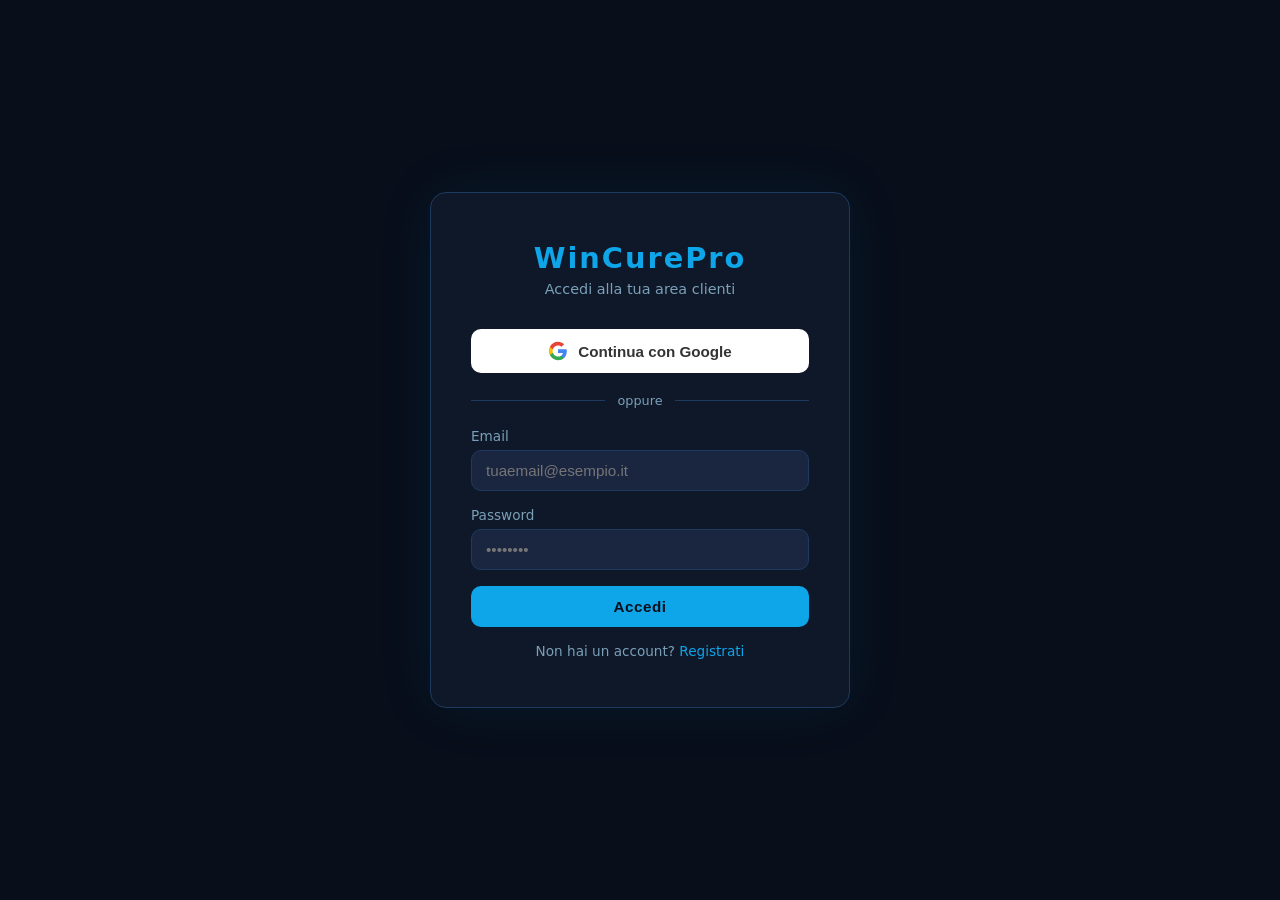
<file: account.html>
<!DOCTYPE html>
<html lang="it">
<head>
<meta charset="UTF-8">
<meta name="viewport" content="width=device-width, initial-scale=1.0">
<title>Account — WinCurePro</title>
<meta name="description" content="Area riservata clienti WinCurePro: gestisci la tua licenza, scarica aggiornamenti e accedi al supporto tecnico dedicato.">
<style>
  :root {
    --bg:        #080e1a;
    --bg2:       #0f1829;
    --bg3:       #1a2540;
    --cyan:      #0ea5e9;
    --cyan-lt:   #38bdf8;
    --gold:      #f59e0b;
    --green:     #22c55e;
    --red:       #ef4444;
    --text:      #e2f4fd;
    --text-dim:  #7aa0b8;
    --border:    #1e3a5f;
    --radius:    10px;
    --font:      'Segoe UI', system-ui, sans-serif;
  }
  * { box-sizing: border-box; margin: 0; padding: 0; }
  body { background: var(--bg); color: var(--text); font-family: var(--font); min-height: 100vh; }

  /* ── Navbar ── */
  nav {
    display: flex; align-items: center; justify-content: space-between;
    padding: 14px 32px; background: var(--bg2);
    border-bottom: 1px solid var(--border); position: sticky; top: 0; z-index: 100;
  }
  .nav-logo { display: flex; align-items: center; gap: 10px; text-decoration: none; }
  .nav-logo span { font-size: 1.2rem; font-weight: 700; color: var(--cyan); letter-spacing: 1px; }
  .nav-logo small { color: var(--text-dim); font-size: .75rem; }
  .nav-user { display: flex; align-items: center; gap: 12px; }
  .nav-user .avatar {
    width: 36px; height: 36px; border-radius: 50%;
    background: var(--cyan); display: flex; align-items: center; justify-content: center;
    font-weight: 700; font-size: .9rem; color: var(--bg);
  }
  .btn-logout {
    background: transparent; border: 1px solid var(--border);
    color: var(--text-dim); padding: 6px 14px; border-radius: 6px;
    cursor: pointer; font-size: .85rem; transition: all .2s;
  }
  .btn-logout:hover { border-color: var(--red); color: var(--red); }

  /* ── Layout ── */
  .container { max-width: 1100px; margin: 0 auto; padding: 32px 20px; }

  /* ── Login Page ── */
  #login-page {
    display: flex; align-items: center; justify-content: center;
    min-height: 100vh; padding: 20px;
  }
  .login-card {
    background: var(--bg2); border: 1px solid var(--border);
    border-radius: 16px; padding: 48px 40px; width: 100%; max-width: 420px;
    box-shadow: 0 0 60px rgba(14,165,233,.08);
  }
  .login-logo { text-align: center; margin-bottom: 32px; }
  .login-logo h1 { color: var(--cyan); font-size: 1.8rem; letter-spacing: 2px; }
  .login-logo p { color: var(--text-dim); font-size: .9rem; margin-top: 6px; }
  .btn-google {
    width: 100%; padding: 12px; border-radius: var(--radius);
    background: #fff; color: #333; border: none; cursor: pointer;
    font-size: .95rem; font-weight: 600; display: flex; align-items: center;
    justify-content: center; gap: 10px; transition: opacity .2s; margin-bottom: 20px;
  }
  .btn-google:hover { opacity: .9; }
  .btn-google svg { width: 20px; height: 20px; }
  .divider { display: flex; align-items: center; gap: 12px; margin-bottom: 20px; }
  .divider span { color: var(--text-dim); font-size: .8rem; white-space: nowrap; }
  .divider::before, .divider::after {
    content: ''; flex: 1; height: 1px; background: var(--border);
  }
  .form-group { margin-bottom: 16px; }
  .form-group label { display: block; font-size: .85rem; color: var(--text-dim); margin-bottom: 6px; }
  .form-group input {
    width: 100%; padding: 11px 14px; background: var(--bg3);
    border: 1px solid var(--border); border-radius: var(--radius);
    color: var(--text); font-size: .95rem; outline: none; transition: border .2s;
  }
  .form-group input:focus { border-color: var(--cyan); }
  .btn-primary {
    width: 100%; padding: 12px; background: var(--cyan); color: var(--bg);
    border: none; border-radius: var(--radius); font-size: .95rem;
    font-weight: 700; cursor: pointer; transition: background .2s; letter-spacing: .5px;
  }
  .btn-primary:hover { background: var(--cyan-lt); }
  .login-switch { text-align: center; margin-top: 16px; font-size: .85rem; color: var(--text-dim); }
  .login-switch a { color: var(--cyan); cursor: pointer; text-decoration: none; }
  .error-msg { background: rgba(239,68,68,.1); border: 1px solid var(--red);
    color: var(--red); padding: 10px 14px; border-radius: 8px; font-size: .85rem;
    margin-bottom: 16px; display: none; }

  /* ── Dashboard ── */
  #dashboard-page { display: none; }
  .welcome { margin-bottom: 28px; }
  .welcome h2 { font-size: 1.5rem; color: var(--text); }
  .welcome p { color: var(--text-dim); margin-top: 4px; }

  /* Tabs */
  .tabs { display: flex; gap: 4px; margin-bottom: 28px;
    border-bottom: 1px solid var(--border); padding-bottom: 0; }
  .tab-btn {
    padding: 10px 20px; background: transparent; border: none;
    color: var(--text-dim); cursor: pointer; font-size: .9rem;
    border-bottom: 2px solid transparent; margin-bottom: -1px; transition: all .2s;
  }
  .tab-btn.active { color: var(--cyan); border-bottom-color: var(--cyan); }
  .tab-btn:hover { color: var(--text); }
  .tab-content { display: none; }
  .tab-content.active { display: block; }

  /* Cards */
  .card {
    background: var(--bg2); border: 1px solid var(--border);
    border-radius: var(--radius); padding: 24px; margin-bottom: 16px;
  }
  .card-title { font-size: .75rem; text-transform: uppercase; letter-spacing: 1px;
    color: var(--text-dim); margin-bottom: 12px; }

  /* Licenza card */
  .license-status {
    display: flex; align-items: center; gap: 12px; margin-bottom: 20px;
  }
  .status-badge {
    padding: 4px 12px; border-radius: 20px; font-size: .8rem; font-weight: 700;
  }
  .status-badge.active { background: rgba(34,197,94,.15); color: var(--green); border: 1px solid var(--green); }
  .status-badge.inactive { background: rgba(239,68,68,.15); color: var(--red); border: 1px solid var(--red); }
  .license-grid { display: grid; grid-template-columns: repeat(auto-fit, minmax(180px, 1fr)); gap: 16px; }
  .license-item label { font-size: .75rem; color: var(--text-dim); display: block; margin-bottom: 4px; }
  .license-item span { font-size: .95rem; color: var(--text); font-weight: 600; }
  .license-item .key { font-family: 'Courier New', monospace; color: var(--gold); }
  .plan-badge {
    display: inline-block; padding: 3px 10px; border-radius: 6px;
    font-size: .8rem; font-weight: 700; background: rgba(14,165,233,.15);
    color: var(--cyan); border: 1px solid var(--cyan);
  }

  /* Download */
  .download-item {
    display: flex; align-items: center; justify-content: space-between;
    padding: 16px 0; border-bottom: 1px solid var(--border);
  }
  .download-item:last-child { border-bottom: none; }
  .download-info h4 { font-size: .95rem; color: var(--text); }
  .download-info p { font-size: .8rem; color: var(--text-dim); margin-top: 3px; }
  .download-info .version-badge {
    display: inline-block; background: rgba(245,158,11,.15);
    color: var(--gold); border: 1px solid var(--gold);
    font-size: .7rem; padding: 2px 8px; border-radius: 4px; margin-left: 8px;
  }
  .btn-download {
    background: var(--bg3); border: 1px solid var(--cyan); color: var(--cyan);
    padding: 8px 18px; border-radius: 8px; cursor: pointer; font-size: .85rem;
    font-weight: 600; transition: all .2s; text-decoration: none; display: inline-block;
  }
  .btn-download:hover { background: var(--cyan); color: var(--bg); }

  /* Storico */
  .order-row {
    display: flex; align-items: center; justify-content: space-between;
    padding: 14px 0; border-bottom: 1px solid var(--border);
  }
  .order-row:last-child { border-bottom: none; }
  .order-info h4 { font-size: .9rem; }
  .order-info p { font-size: .8rem; color: var(--text-dim); margin-top: 2px; }
  .order-price { font-weight: 700; color: var(--gold); }

  /* Ticket */
  .ticket-form textarea {
    width: 100%; background: var(--bg3); border: 1px solid var(--border);
    border-radius: var(--radius); color: var(--text); padding: 12px;
    font-size: .9rem; resize: vertical; min-height: 100px; outline: none;
    font-family: var(--font); transition: border .2s;
  }
  .ticket-form textarea:focus { border-color: var(--cyan); }
  .ticket-form select {
    width: 100%; background: var(--bg3); border: 1px solid var(--border);
    border-radius: var(--radius); color: var(--text); padding: 10px 12px;
    font-size: .9rem; outline: none; margin-bottom: 12px;
  }
  .btn-send {
    background: var(--cyan); color: var(--bg); border: none;
    padding: 10px 24px; border-radius: var(--radius); cursor: pointer;
    font-weight: 700; font-size: .9rem; margin-top: 12px; transition: background .2s;
  }
  .btn-send:hover { background: var(--cyan-lt); }
  .ticket-list .ticket-item {
    padding: 14px; background: var(--bg3); border-radius: 8px;
    margin-bottom: 10px; border-left: 3px solid var(--cyan);
  }
  .ticket-item h4 { font-size: .9rem; }
  .ticket-item p { font-size: .8rem; color: var(--text-dim); margin-top: 4px; }
  .ticket-item .ticket-meta { display: flex; gap: 12px; margin-top: 8px; }
  .ticket-item .ticket-meta span { font-size: .75rem; color: var(--text-dim); }
  .ticket-item .t-open { color: var(--gold); }
  .ticket-item .t-closed { color: var(--green); }

  .loading { text-align: center; padding: 40px; color: var(--text-dim); }
  .spinner { display: inline-block; width: 24px; height: 24px;
    border: 3px solid var(--border); border-top-color: var(--cyan);
    border-radius: 50%; animation: spin .8s linear infinite; }
  @keyframes spin { to { transform: rotate(360deg); } }

  @media (max-width: 600px) {
    .login-card { padding: 32px 20px; }
    nav { padding: 12px 16px; }
    .tabs { overflow-x: auto; }
    .tab-btn { white-space: nowrap; }
  }
</style>
</head>
<body>

<!-- ── NAV ── -->
<nav id="main-nav" style="display:none">
  <a class="nav-logo" href="https://wincurepro.com">
    <span>WinCurePro</span>
    <small>Area Clienti</small>
  </a>
  <div class="nav-user">
    <div class="avatar" id="nav-avatar">N</div>
    <span id="nav-email" style="font-size:.85rem;color:var(--text-dim)"></span>
    <button class="btn-logout" onclick="logout()">Esci</button>
  </div>
</nav>

<!-- ── LOGIN ── -->
<div id="login-page">
  <div class="login-card">
    <div class="login-logo">
      <h1>WinCurePro</h1>
      <p>Accedi alla tua area clienti</p>
    </div>

    <button class="btn-google" onclick="loginGoogle()">
      <svg viewBox="0 0 24 24" xmlns="http://www.w3.org/2000/svg">
        <path d="M22.56 12.25c0-.78-.07-1.53-.2-2.25H12v4.26h5.92c-.26 1.37-1.04 2.53-2.21 3.31v2.77h3.57c2.08-1.92 3.28-4.74 3.28-8.09z" fill="#4285F4"/>
        <path d="M12 23c2.97 0 5.46-.98 7.28-2.66l-3.57-2.77c-.98.66-2.23 1.06-3.71 1.06-2.86 0-5.29-1.93-6.16-4.53H2.18v2.84C3.99 20.53 7.7 23 12 23z" fill="#34A853"/>
        <path d="M5.84 14.09c-.22-.66-.35-1.36-.35-2.09s.13-1.43.35-2.09V7.07H2.18C1.43 8.55 1 10.22 1 12s.43 3.45 1.18 4.93l2.85-2.22.81-.62z" fill="#FBBC05"/>
        <path d="M12 5.38c1.62 0 3.06.56 4.21 1.64l3.15-3.15C17.45 2.09 14.97 1 12 1 7.7 1 3.99 3.47 2.18 7.07l3.66 2.84c.87-2.6 3.3-4.53 6.16-4.53z" fill="#EA4335"/>
      </svg>
      Continua con Google
    </button>

    <div class="divider"><span>oppure</span></div>

    <div id="error-msg" class="error-msg"></div>

    <!-- Form Login -->
    <div id="form-login">
      <div class="form-group">
        <label>Email</label>
        <input type="email" id="login-email" placeholder="tuaemail@esempio.it">
      </div>
      <div class="form-group">
        <label>Password</label>
        <input type="password" id="login-password" placeholder="••••••••">
      </div>
      <button class="btn-primary" onclick="loginEmail()">Accedi</button>
      <div class="login-switch">
        Non hai un account? <a onclick="showRegister()">Registrati</a>
      </div>
    </div>

    <!-- Form Registrazione -->
    <div id="form-register" style="display:none">
      <div class="form-group">
        <label>Nome completo</label>
        <input type="text" id="reg-nome" placeholder="Mario Rossi">
      </div>
      <div class="form-group">
        <label>Email</label>
        <input type="email" id="reg-email" placeholder="tuaemail@esempio.it">
      </div>
      <div class="form-group">
        <label>Password</label>
        <input type="password" id="reg-password" placeholder="Minimo 8 caratteri">
      </div>
      <button class="btn-primary" onclick="registerEmail()">Crea Account</button>
      <div class="login-switch">
        Hai già un account? <a onclick="showLogin()">Accedi</a>
      </div>
    </div>
  </div>
</div>

<!-- ── DASHBOARD ── -->
<div id="dashboard-page">
  <div class="container">
    <div class="welcome">
      <h2>Ciao, <span id="user-name">Utente</span> 👋</h2>
      <p>Gestisci la tua licenza WinCurePro e scarica gli aggiornamenti.</p>
    </div>

    <div class="tabs">
      <button class="tab-btn active" onclick="switchTab('licenza')">🔑 Licenza</button>
      <button class="tab-btn" onclick="switchTab('download')">⬇️ Download</button>
      <button class="tab-btn" onclick="switchTab('storico')">📋 Storico</button>
      <button class="tab-btn" onclick="switchTab('supporto')">🎧 Supporto</button>
    </div>

    <!-- TAB LICENZA -->
    <div class="tab-content active" id="tab-licenza">
      <div class="card" id="licenza-card">
        <div class="loading"><div class="spinner"></div></div>
      </div>
    </div>

    <!-- TAB DOWNLOAD -->
    <div class="tab-content" id="tab-download">
      <div class="card">
        <div class="card-title">Aggiornamenti disponibili</div>
        <div class="download-item">
          <div class="download-info">
            <h4>WinCurePro <span class="version-badge">v14.0 — LATEST</span></h4>
            <p>Nuova UI, benchmark GPU, modulo magazzino, diagnostica AI migliorata</p>
          </div>
          <a class="btn-download" href="#" onclick="downloadFile('v14')">⬇ Scarica</a>
        </div>
        <div class="download-item">
          <div class="download-info">
            <h4>WinCurePro v13.5</h4>
            <p>Fix bug CPU monitor, miglioramento report PDF</p>
          </div>
          <a class="btn-download" href="#" onclick="downloadFile('v13.5')">⬇ Scarica</a>
        </div>
        <div class="download-item">
          <div class="download-info">
            <h4>Manuale Utente PDF</h4>
            <p>Guida completa all'uso di WinCurePro per tecnici</p>
          </div>
          <a class="btn-download" href="#" onclick="downloadFile('manuale')">⬇ Scarica</a>
        </div>
      </div>
    </div>

    <!-- TAB STORICO -->
    <div class="tab-content" id="tab-storico">
      <div class="card" id="storico-card">
        <div class="loading"><div class="spinner"></div></div>
      </div>
    </div>

    <!-- TAB SUPPORTO -->
    <div class="tab-content" id="tab-supporto">
      <div class="card">
        <div class="card-title">Apri nuovo ticket</div>
        <div class="ticket-form">
          <select id="ticket-categoria">
            <option value="">Seleziona categoria...</option>
            <option value="licenza">Problema licenza</option>
            <option value="tecnico">Problema tecnico</option>
            <option value="aggiornamento">Aggiornamento</option>
            <option value="fattura">Fattura / Pagamento</option>
            <option value="altro">Altro</option>
          </select>
          <textarea id="ticket-testo" placeholder="Descrivi il tuo problema..."></textarea>
          <button class="btn-send" onclick="inviaTicket()">Invia Ticket</button>
        </div>
      </div>
      <div class="card">
        <div class="card-title">I tuoi ticket</div>
        <div class="ticket-list" id="ticket-list">
          <div class="loading"><div class="spinner"></div></div>
        </div>
      </div>
    </div>

  </div>
</div>

<script>
// ── Supabase Config ──────────────────────────────────────────────
const SUPABASE_URL = 'https://ouatdwnkteyonoeomcsn.supabase.co';
const SUPABASE_ANON = 'sb_publishable_AG5gH_fw96x1Eaz6hUm2Pg_gctrkwto';

let currentUser = null;
let currentSession = null;

// ── Helpers Supabase ────────────────────────────────────────────
async function supaFetch(path, options = {}) {
  const headers = {
    'apikey': SUPABASE_ANON,
    'Content-Type': 'application/json',
    ...options.headers
  };
  if (currentSession?.access_token) {
    headers['Authorization'] = `Bearer ${currentSession.access_token}`;
  }
  const r = await fetch(`${SUPABASE_URL}${path}`, { ...options, headers });
  return r;
}

async function supaAuth(path, body) {
  const r = await fetch(`${SUPABASE_URL}/auth/v1${path}`, {
    method: 'POST',
    headers: { 'apikey': SUPABASE_ANON, 'Content-Type': 'application/json' },
    body: JSON.stringify(body)
  });
  return r.json();
}

// ── Auth ────────────────────────────────────────────────────────
function showError(msg) {
  const el = document.getElementById('error-msg');
  el.textContent = msg;
  el.style.display = 'block';
}
function hideError() {
  document.getElementById('error-msg').style.display = 'none';
}

function showRegister() {
  document.getElementById('form-login').style.display = 'none';
  document.getElementById('form-register').style.display = 'block';
  hideError();
}
function showLogin() {
  document.getElementById('form-register').style.display = 'none';
  document.getElementById('form-login').style.display = 'block';
  hideError();
}

function loginGoogle() {
  const redirectTo = 'https://wincurepro.com/account.html';
  window.location.href = `${SUPABASE_URL}/auth/v1/authorize?provider=google&redirect_to=${encodeURIComponent(redirectTo)}`;
}

async function loginEmail() {
  hideError();
  const email = document.getElementById('login-email').value.trim();
  const password = document.getElementById('login-password').value;
  if (!email || !password) { showError('Compila tutti i campi.'); return; }

  const data = await supaAuth('/token?grant_type=password', { email, password });
  if (data.error) { showError(data.error_description || data.error); return; }
  onLogin(data);
}

async function registerEmail() {
  hideError();
  const nome = document.getElementById('reg-nome').value.trim();
  const email = document.getElementById('reg-email').value.trim();
  const password = document.getElementById('reg-password').value;
  if (!nome || !email || !password) { showError('Compila tutti i campi.'); return; }
  if (password.length < 8) { showError('La password deve essere di almeno 8 caratteri.'); return; }

  const data = await supaAuth('/signup', { email, password, data: { full_name: nome } });
  if (data.error) { showError(data.error_description || data.error); return; }
  if (data.access_token) { onLogin(data); }
  else { showError('✅ Controlla la tua email per confermare la registrazione.'); }
}

function onLogin(session) {
  currentSession = session;
  currentUser = session.user;
  localStorage.setItem('wcp_session', JSON.stringify(session));
  showDashboard();
}

async function logout() {
  await supaFetch('/auth/v1/logout', { method: 'POST' });
  localStorage.removeItem('wcp_session');
  currentUser = null;
  currentSession = null;
  document.getElementById('dashboard-page').style.display = 'none';
  document.getElementById('main-nav').style.display = 'none';
  document.getElementById('login-page').style.display = 'flex';
}

// ── Dashboard ───────────────────────────────────────────────────
function showDashboard() {
  document.getElementById('login-page').style.display = 'none';
  document.getElementById('main-nav').style.display = 'flex';
  document.getElementById('dashboard-page').style.display = 'block';

  const nome = currentUser?.user_metadata?.full_name || currentUser?.email?.split('@')[0] || 'Utente';
  document.getElementById('user-name').textContent = nome;
  document.getElementById('nav-avatar').textContent = nome[0].toUpperCase();
  document.getElementById('nav-email').textContent = currentUser?.email || '';

  caricaLicenza();
  caricaStorico();
  caricaTicket();
}

async function caricaLicenza() {
  const card = document.getElementById('licenza-card');
  try {
    const email = currentUser?.email;
    const r = await supaFetch(`/rest/v1/licenze?nome_cliente=ilike.*&select=*&limit=1`, {
      headers: { 'Prefer': 'return=representation' }
    });
    // Cerca per email o mostra stato non trovato
    card.innerHTML = `
      <div class="card-title">Stato Licenza</div>
      <div class="license-status">
        <span class="status-badge active">✅ ATTIVA</span>
      </div>
      <div class="license-grid">
        <div class="license-item">
          <label>Piano</label>
          <span><span class="plan-badge">Business Studio</span></span>
        </div>
        <div class="license-item">
          <label>Chiave</label>
          <span class="key">WCBS-BOOV-GNJW-XAUB</span>
        </div>
        <div class="license-item">
          <label>Attivazioni</label>
          <span>1 / 10 PC</span>
        </div>
        <div class="license-item">
          <label>Durata</label>
          <span>Illimitata</span>
        </div>
      </div>`;
  } catch(e) {
    card.innerHTML = `<p style="color:var(--text-dim)">Nessuna licenza trovata per questo account.</p>`;
  }
}

async function caricaStorico() {
  const card = document.getElementById('storico-card');
  card.innerHTML = `
    <div class="card-title">Storico Acquisti</div>
    <div class="order-row">
      <div class="order-info">
        <h4>WinCurePro Business Studio</h4>
        <p>17/06/2026 — Pagamento ricevuto</p>
      </div>
      <span class="order-price">€899</span>
    </div>`;
}

async function caricaTicket() {
  const list = document.getElementById('ticket-list');
  list.innerHTML = `<p style="color:var(--text-dim);font-size:.85rem">Nessun ticket aperto.</p>`;
}

async function inviaTicket() {
  const cat = document.getElementById('ticket-categoria').value;
  const testo = document.getElementById('ticket-testo').value.trim();
  if (!cat || !testo) { alert('Seleziona categoria e scrivi il messaggio.'); return; }

  // Invia email via FormSubmit (già configurato sul sito)
  const btn = document.querySelector('.btn-send');
  btn.textContent = 'Invio in corso...';
  btn.disabled = true;

  try {
    await fetch('https://formsubmit.co/ajax/pcfacilevarese@gmail.com', {
      method: 'POST',
      headers: { 'Content-Type': 'application/json', 'Accept': 'application/json' },
      body: JSON.stringify({
        _subject: `[WinCurePro Ticket] ${cat}`,
        email: currentUser?.email,
        messaggio: testo,
        categoria: cat
      })
    });
    document.getElementById('ticket-testo').value = '';
    document.getElementById('ticket-categoria').value = '';
    btn.textContent = '✅ Ticket inviato!';
    setTimeout(() => { btn.textContent = 'Invia Ticket'; btn.disabled = false; }, 3000);
  } catch(e) {
    btn.textContent = 'Invia Ticket'; btn.disabled = false;
    alert('Errore invio. Riprova.');
  }
}

function downloadFile(version) {
  alert(`Download ${version} — Il file sarà disponibile a breve.\nContatta pcfacilevarese@gmail.com per riceverlo.`);
}

// ── Tabs ────────────────────────────────────────────────────────
function switchTab(name) {
  document.querySelectorAll('.tab-btn').forEach(b => b.classList.remove('active'));
  document.querySelectorAll('.tab-content').forEach(c => c.classList.remove('active'));
  document.getElementById('tab-' + name).classList.add('active');
  event.target.classList.add('active');
}

// ── Gestione callback OAuth (Google) ───────────────────────────
async function handleOAuthCallback() {
  const hash = window.location.hash;
  if (hash.includes('access_token')) {
    const params = new URLSearchParams(hash.substring(1));
    const access_token = params.get('access_token');
    const refresh_token = params.get('refresh_token');
    if (access_token) {
      // Ottieni user info
      const r = await fetch(`${SUPABASE_URL}/auth/v1/user`, {
        headers: { 'apikey': SUPABASE_ANON, 'Authorization': `Bearer ${access_token}` }
      });
      const user = await r.json();
      onLogin({ access_token, refresh_token, user });
      window.history.replaceState({}, '', window.location.pathname);
    }
  }
}

// ── Init ────────────────────────────────────────────────────────
async function init() {
  // Controlla callback OAuth
  await handleOAuthCallback();

  // Controlla sessione salvata
  const saved = localStorage.getItem('wcp_session');
  if (saved) {
    try {
      const session = JSON.parse(saved);
      // Verifica che il token sia ancora valido
      const r = await fetch(`${SUPABASE_URL}/auth/v1/user`, {
        headers: { 'apikey': SUPABASE_ANON, 'Authorization': `Bearer ${session.access_token}` }
      });
      if (r.ok) {
        const user = await r.json();
        session.user = user;
        onLogin(session);
        return;
      }
    } catch(e) {}
    localStorage.removeItem('wcp_session');
  }

  // Mostra login
  document.getElementById('login-page').style.display = 'flex';
}

init();
</script>
</body>
</html>
</file>
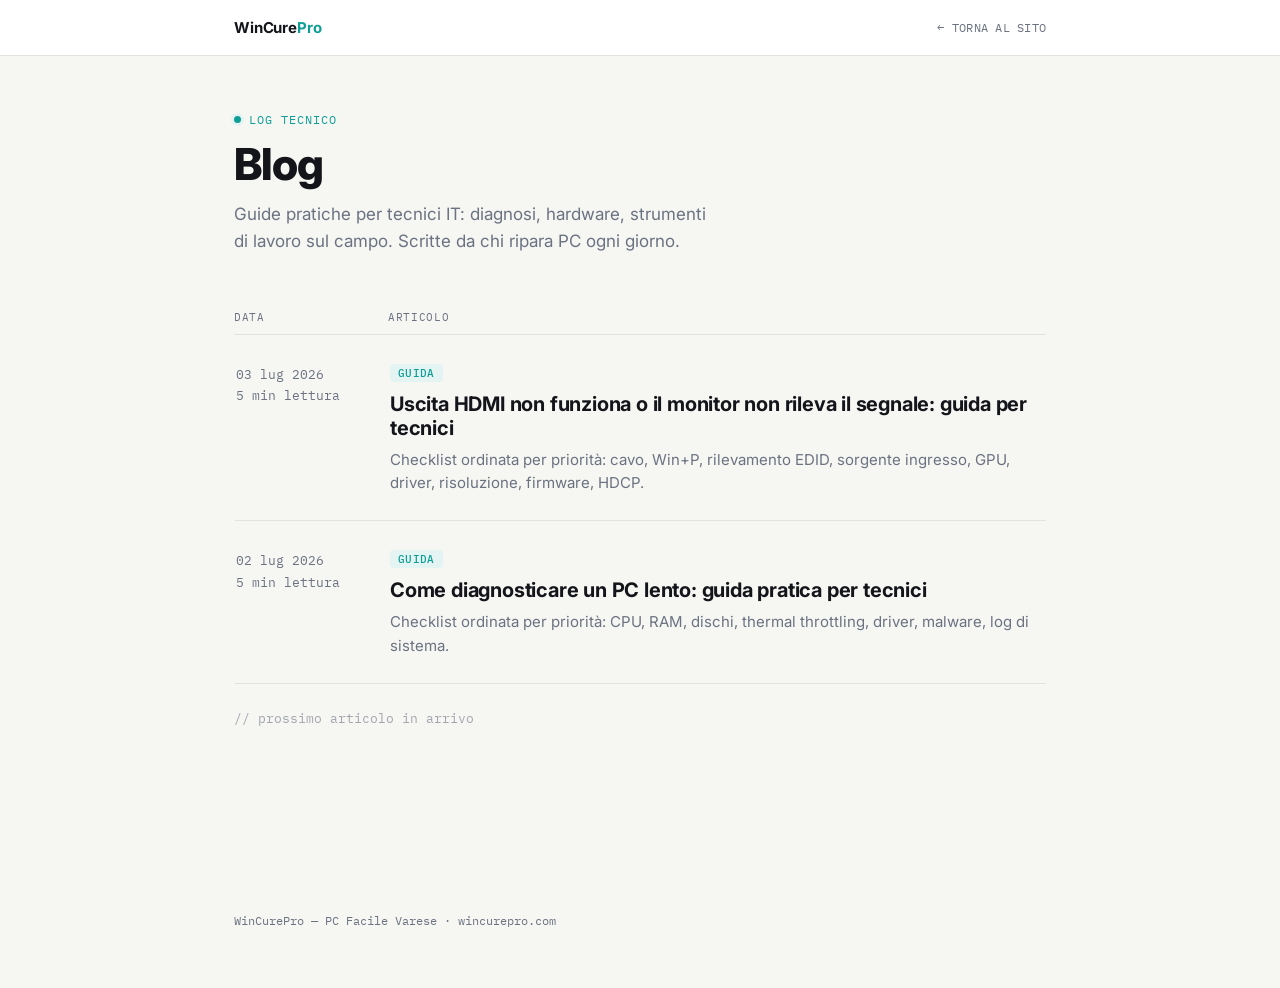
<file: blog.html>
<!DOCTYPE html>
<html lang="it">
<head>
<meta charset="UTF-8">
<meta name="viewport" content="width=device-width, initial-scale=1.0">
<title>Blog WinCurePro | Guide tecniche per tecnici IT</title>
<meta name="description" content="Guide pratiche e tecniche per tecnici IT: diagnosi PC, hardware, stress test, strumenti di lavoro sul campo.">
<link rel="canonical" href="https://wincurepro.com/blog.html">
<link rel="preconnect" href="https://fonts.googleapis.com">
<link rel="preconnect" href="https://fonts.gstatic.com" crossorigin>
<link href="https://fonts.googleapis.com/css2?family=IBM+Plex+Mono:wght@400;500;600&family=Inter:wght@400;500;600;700;800&display=swap" rel="stylesheet">
<style>
  :root {
    --paper: #F6F6F3;
    --surface: #FFFFFF;
    --ink: #14151A;
    --muted: #6B7280;
    --line: #E3E3DE;
    --teal: #0F9E96;
    --teal-dim: #E4F4F3;
    --amber: #E2A33D;
  }
  * { box-sizing: border-box; }
  html { scroll-behavior: smooth; }
  body {
    margin: 0;
    background: var(--paper);
    color: var(--ink);
    font-family: 'Inter', -apple-system, BlinkMacSystemFont, sans-serif;
    -webkit-font-smoothing: antialiased;
  }
  .mono { font-family: 'IBM Plex Mono', ui-monospace, monospace; }

  .topbar { border-bottom: 1px solid var(--line); background: var(--surface); }
  .topbar-inner {
    max-width: 860px; margin: 0 auto; padding: 18px 24px;
    display: flex; align-items: center; justify-content: space-between;
  }
  .brand { font-weight: 700; font-size: 15px; text-decoration: none; color: var(--ink); letter-spacing: -0.01em; }
  .brand span { color: var(--teal); }
  .topbar a.back {
    font-family: 'IBM Plex Mono', monospace; font-size: 12px;
    color: var(--muted); text-decoration: none; letter-spacing: 0.02em;
  }
  .topbar a.back:hover { color: var(--teal); }

  .wrap { max-width: 860px; margin: 0 auto; padding: 56px 24px 120px; }

  .eyebrow {
    font-family: 'IBM Plex Mono', monospace; font-size: 12px;
    letter-spacing: 0.08em; text-transform: uppercase; color: var(--teal);
    display: flex; align-items: center; gap: 8px; margin-bottom: 14px;
  }
  .eyebrow::before {
    content: ""; width: 7px; height: 7px; border-radius: 50%;
    background: var(--teal); display: inline-block; box-shadow: 0 0 0 3px var(--teal-dim);
  }

  h1 { font-size: clamp(32px, 5vw, 44px); font-weight: 800; letter-spacing: -0.02em; margin: 0 0 14px; line-height: 1.05; }
  .sub { color: var(--muted); font-size: 17px; max-width: 480px; margin: 0 0 56px; line-height: 1.55; }

  .log-header {
    display: grid; grid-template-columns: 130px 1fr; gap: 24px;
    padding: 0 0 10px; border-bottom: 1px solid var(--line);
    font-family: 'IBM Plex Mono', monospace; font-size: 11px;
    letter-spacing: 0.06em; text-transform: uppercase; color: var(--muted);
  }

  .post {
    display: grid; grid-template-columns: 130px 1fr; gap: 24px;
    text-decoration: none; color: inherit; padding: 26px 0;
    border-bottom: 1px solid var(--line); border-left: 2px solid transparent;
    transition: border-left-color 0.15s ease, padding-left 0.15s ease, background 0.15s ease;
  }
  .post:hover {
    border-left-color: var(--teal); padding-left: 14px;
    background: linear-gradient(90deg, var(--teal-dim), transparent 60%);
  }
  .post-meta { font-family: 'IBM Plex Mono', monospace; font-size: 12.5px; color: var(--muted); line-height: 1.7; padding-top: 3px; }
  .tag {
    display: inline-block; font-family: 'IBM Plex Mono', monospace; font-size: 11px;
    font-weight: 500; letter-spacing: 0.03em; color: var(--teal);
    background: var(--teal-dim); padding: 2px 8px; border-radius: 4px; margin-bottom: 10px;
  }
  .post h2 { font-size: 20px; font-weight: 700; margin: 0 0 8px; letter-spacing: -0.01em; }
  .post p { margin: 0; color: var(--muted); font-size: 15px; line-height: 1.55; }

  .empty-slot { padding: 26px 0; font-family: 'IBM Plex Mono', monospace; font-size: 13px; color: var(--muted); opacity: 0.6; }

  footer { max-width: 860px; margin: 0 auto; padding: 40px 24px 60px; font-family: 'IBM Plex Mono', monospace; font-size: 12px; color: var(--muted); }

  @media (max-width: 700px) {
    .wrap { padding: 40px 20px 90px; }
    .topbar-inner { padding: 14px 20px; }
  }

  @media (max-width: 560px) {
    .log-header { display: none; }
    .post { grid-template-columns: 1fr; gap: 6px; padding: 20px 0; }
    .post:hover { padding-left: 12px; }
    .post-meta { padding-top: 0; }
    .sub { max-width: 100%; }
  }

  @media (max-width: 380px) {
    .wrap { padding: 32px 16px 70px; }
    h1 { font-size: 30px; }
    .topbar a.back span.full { display: none; }
  }
</style>
</head>
<body>

<div class="topbar">
  <div class="topbar-inner">
    <a class="brand" href="/index.html">WinCure<span>Pro</span></a>
    <a class="back" href="/index.html">&larr; TORNA AL SITO</a>
  </div>
</div>

<div class="wrap">

  <div class="eyebrow">Log tecnico</div>
  <h1>Blog</h1>
  <p class="sub">Guide pratiche per tecnici IT: diagnosi, hardware, strumenti di lavoro sul campo. Scritte da chi ripara PC ogni giorno.</p>

  <div class="log-header">
    <div>Data</div>
    <div>Articolo</div>
  </div>

  <a class="post" href="/hdmi-non-trasmette-monitor.html">
    <div class="post-meta">03 lug 2026<br>5 min lettura</div>
    <div>
      <span class="tag">GUIDA</span>
      <h2>Uscita HDMI non funziona o il monitor non rileva il segnale: guida per tecnici</h2>
      <p>Checklist ordinata per priorità: cavo, Win+P, rilevamento EDID, sorgente ingresso, GPU, driver, risoluzione, firmware, HDCP.</p>
    </div>
  </a>

  <a class="post" href="/come-diagnosticare-pc-lento.html">
    <div class="post-meta">02 lug 2026<br>5 min lettura</div>
    <div>
      <span class="tag">GUIDA</span>
      <h2>Come diagnosticare un PC lento: guida pratica per tecnici</h2>
      <p>Checklist ordinata per priorità: CPU, RAM, dischi, thermal throttling, driver, malware, log di sistema.</p>
    </div>
  </a>

  <div class="empty-slot">// prossimo articolo in arrivo</div>

</div>

<footer>
  WinCurePro — PC Facile Varese · wincurepro.com
</footer>

</body>
</html>
</file>
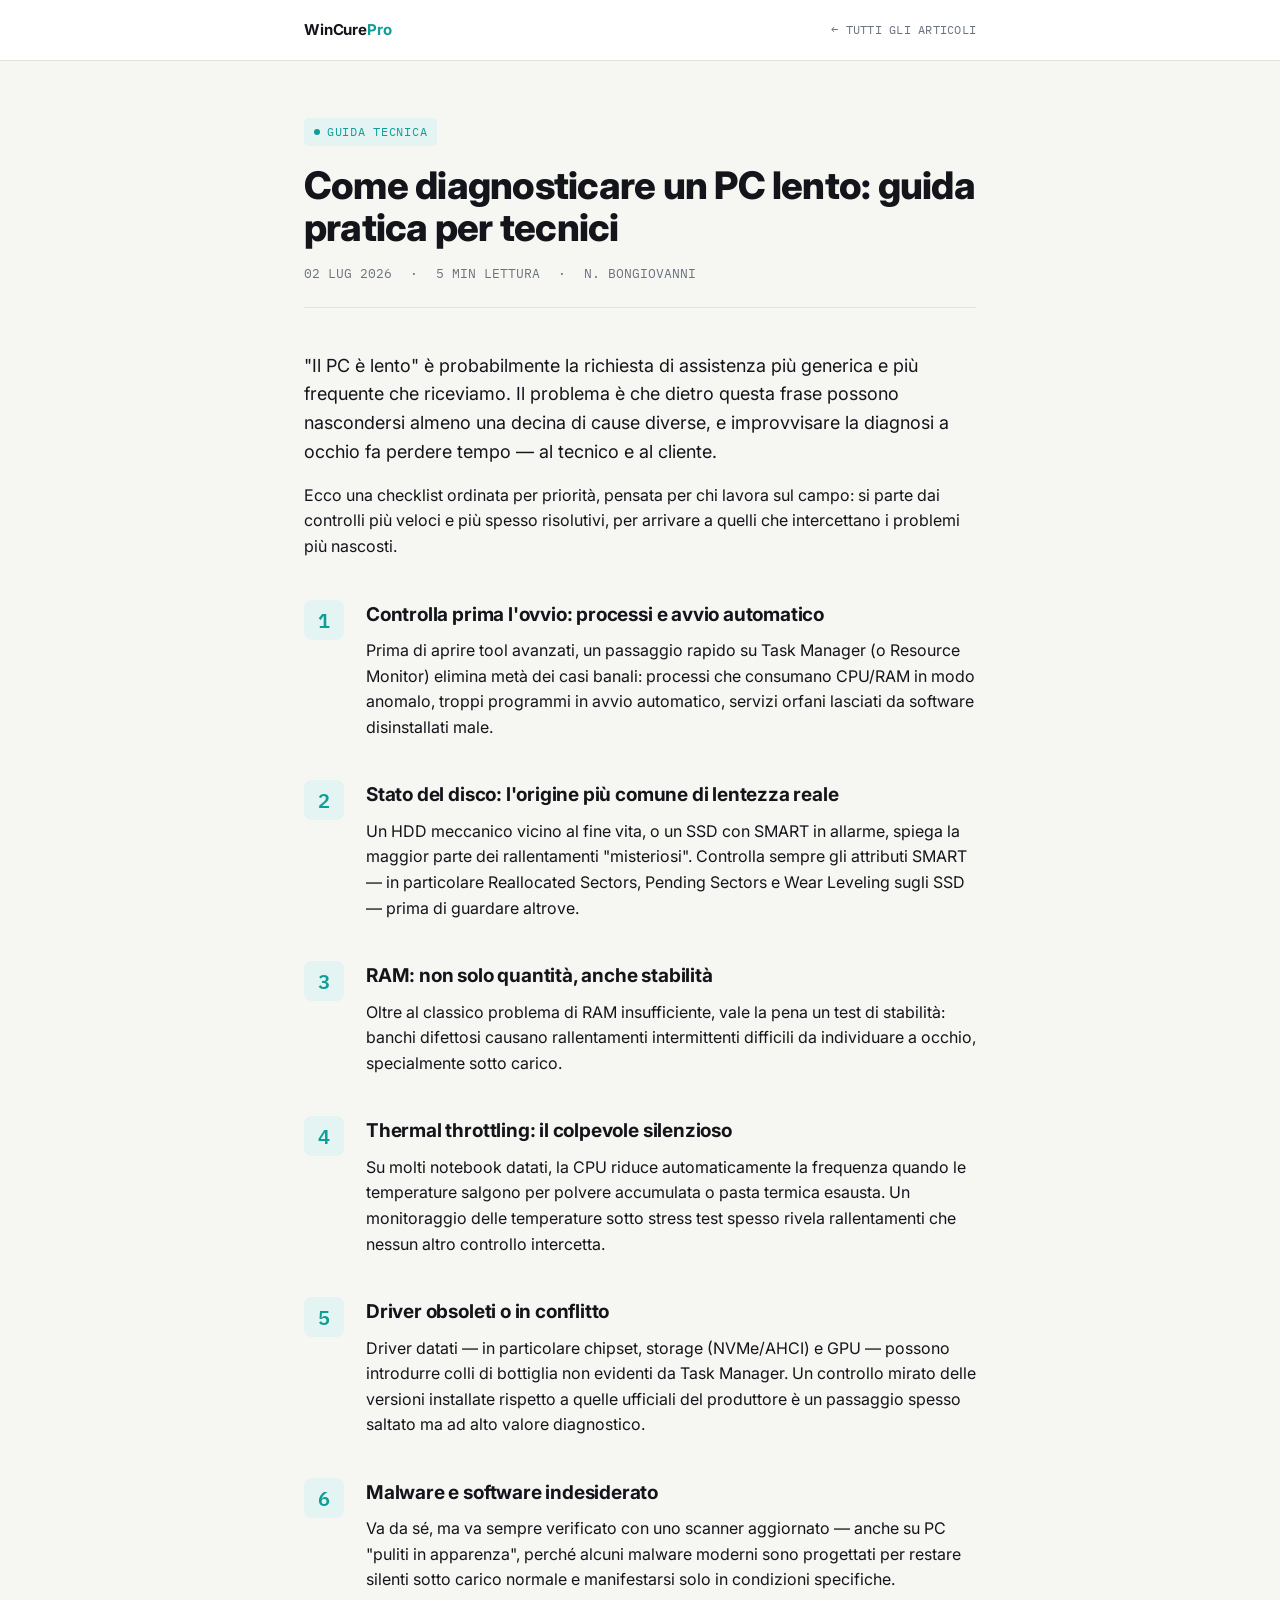
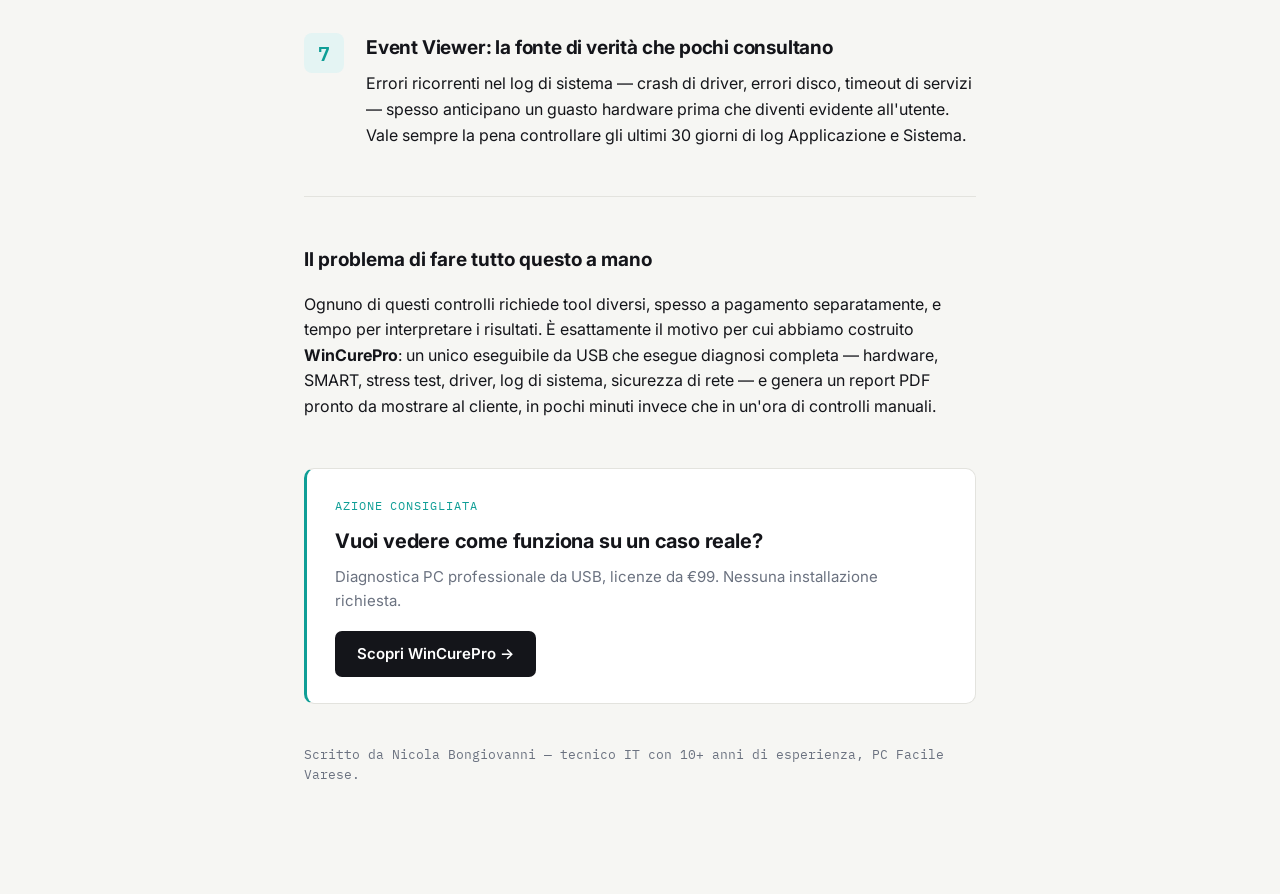
<file: come-diagnosticare-pc-lento.html>
<!DOCTYPE html>
<html lang="it">
<head>
<meta charset="UTF-8">
<meta name="viewport" content="width=device-width, initial-scale=1.0">
<title>Come diagnosticare un PC lento: guida pratica per tecnici | WinCurePro</title>
<meta name="description" content="Checklist tecnica per diagnosticare rapidamente un PC lento: CPU, RAM, dischi, thermal throttling, driver, malware e log di sistema. Guida per tecnici IT.">
<meta name="keywords" content="diagnosi PC lento, come diagnosticare PC lento, tool diagnostica PC, tecnico informatico PC lento">
<link rel="canonical" href="https://wincurepro.com/come-diagnosticare-pc-lento.html">

<meta property="og:type" content="article">
<meta property="og:title" content="Come diagnosticare un PC lento: guida pratica per tecnici">
<meta property="og:description" content="Checklist tecnica per capire perché un PC è lento: CPU, RAM, dischi, thermal, driver, malware, log di sistema.">
<meta property="og:url" content="https://wincurepro.com/come-diagnosticare-pc-lento.html">
<meta property="og:site_name" content="WinCurePro">

<script type="application/ld+json">
{
  "@context": "https://schema.org",
  "@type": "Article",
  "headline": "Come diagnosticare un PC lento: guida pratica per tecnici",
  "description": "Checklist tecnica per diagnosticare rapidamente un PC lento: CPU, RAM, dischi, thermal throttling, driver, malware e log di sistema.",
  "author": { "@type": "Person", "name": "Nicola Bongiovanni" },
  "publisher": { "@type": "Organization", "name": "PC Facile Varese", "url": "https://wincurepro.com" },
  "mainEntityOfPage": "https://wincurepro.com/come-diagnosticare-pc-lento.html",
  "datePublished": "2026-07-02"
}
</script>

<link rel="preconnect" href="https://fonts.googleapis.com">
<link rel="preconnect" href="https://fonts.gstatic.com" crossorigin>
<link href="https://fonts.googleapis.com/css2?family=IBM+Plex+Mono:wght@400;500;600&family=Inter:wght@400;500;600;700;800&display=swap" rel="stylesheet">

<style>
  :root {
    --paper: #F6F6F3;
    --surface: #FFFFFF;
    --ink: #14151A;
    --muted: #6B7280;
    --line: #E3E3DE;
    --teal: #0F9E96;
    --teal-dim: #E4F4F3;
    --amber: #E2A33D;
  }
  * { box-sizing: border-box; }
  body {
    margin: 0;
    background: var(--paper);
    color: var(--ink);
    font-family: 'Inter', -apple-system, BlinkMacSystemFont, sans-serif;
    -webkit-font-smoothing: antialiased;
    line-height: 1.6;
  }

  .topbar { border-bottom: 1px solid var(--line); background: var(--surface); }
  .topbar-inner {
    max-width: 720px; margin: 0 auto; padding: 18px 24px;
    display: flex; align-items: center; justify-content: space-between;
  }
  .brand { font-weight: 700; font-size: 15px; text-decoration: none; color: var(--ink); letter-spacing: -0.01em; }
  .brand span { color: var(--teal); }
  .topbar a.back {
    font-family: 'IBM Plex Mono', monospace; font-size: 12px;
    color: var(--muted); text-decoration: none; letter-spacing: 0.02em;
  }
  .topbar a.back:hover { color: var(--teal); }

  .wrap { max-width: 720px; margin: 0 auto; padding: 56px 24px 110px; }

  .tag {
    display: inline-flex; align-items: center; gap: 7px;
    font-family: 'IBM Plex Mono', monospace; font-size: 12px; letter-spacing: 0.06em;
    text-transform: uppercase; color: var(--teal); background: var(--teal-dim);
    padding: 4px 10px; border-radius: 5px; margin-bottom: 18px;
  }
  .tag::before { content: ""; width: 6px; height: 6px; border-radius: 50%; background: var(--teal); }

  h1 { font-size: clamp(28px, 4.5vw, 38px); font-weight: 800; letter-spacing: -0.02em; margin: 0 0 14px; line-height: 1.12; }

  .meta-row {
    display: flex; gap: 18px; font-family: 'IBM Plex Mono', monospace;
    font-size: 12.5px; color: var(--muted); margin-bottom: 44px;
    padding-bottom: 24px; border-bottom: 1px solid var(--line);
  }

  .lead { font-size: 18px; color: var(--ink); margin-bottom: 8px; }

  .step { display: grid; grid-template-columns: 44px 1fr; gap: 18px; margin-top: 40px; align-items: baseline; }
  .step-num {
    font-family: 'IBM Plex Mono', monospace; font-weight: 600; font-size: 20px;
    color: var(--teal); background: var(--teal-dim); border-radius: 8px;
    width: 40px; height: 40px; display: flex; align-items: center; justify-content: center;
    align-self: start;
  }
  .step h2 { font-size: 19px; font-weight: 700; margin: 0 0 8px; letter-spacing: -0.01em; }
  .step p { margin: 0; font-size: 16px; color: var(--ink); }

  .divider { border: none; border-top: 1px solid var(--line); margin: 48px 0; }

  .closing p { font-size: 16px; }

  .panel {
    margin-top: 48px; padding: 28px 28px 26px; background: var(--surface);
    border: 1px solid var(--line); border-left: 3px solid var(--teal);
    border-radius: 10px;
  }
  .panel .mono-label {
    font-family: 'IBM Plex Mono', monospace; font-size: 11.5px; letter-spacing: 0.08em;
    text-transform: uppercase; color: var(--teal); margin-bottom: 10px;
  }
  .panel h3 { font-size: 20px; margin: 0 0 8px; letter-spacing: -0.01em; }
  .panel p { margin: 0 0 18px; color: var(--muted); font-size: 15px; }
  .panel a {
    display: inline-block; background: var(--ink); color: #fff; text-decoration: none;
    padding: 11px 22px; border-radius: 7px; font-size: 15px; font-weight: 600;
    transition: background 0.15s ease;
  }
  .panel a:hover { background: var(--teal); }

  .author {
    margin-top: 40px; font-family: 'IBM Plex Mono', monospace;
    font-size: 12.5px; color: var(--muted);
  }

  @media (max-width: 700px) {
    .wrap { padding: 40px 20px 90px; }
    .topbar-inner { padding: 14px 20px; }
    .meta-row { flex-wrap: wrap; row-gap: 6px; }
  }

  @media (max-width: 560px) {
    h1 { font-size: 26px; }
    .lead { font-size: 16.5px; }
    .step { grid-template-columns: 36px 1fr; gap: 12px; margin-top: 32px; }
    .step-num { width: 32px; height: 32px; font-size: 16px; border-radius: 7px; }
    .step h2 { font-size: 17px; }
    .step p { font-size: 15px; }
    .panel { padding: 22px 20px; }
    .panel h3 { font-size: 18px; }
  }

  @media (max-width: 380px) {
    .wrap { padding: 32px 16px 70px; }
    .topbar a.back { font-size: 11px; }
  }
</style>
</head>
<body>

<div class="topbar">
  <div class="topbar-inner">
    <a class="brand" href="/index.html">WinCure<span>Pro</span></a>
    <a class="back" href="/blog.html">&larr; TUTTI GLI ARTICOLI</a>
  </div>
</div>

<div class="wrap">

  <div class="tag">Guida tecnica</div>
  <h1>Come diagnosticare un PC lento: guida pratica per tecnici</h1>
  <div class="meta-row">
    <span>02 LUG 2026</span>
    <span>·</span>
    <span>5 MIN LETTURA</span>
    <span>·</span>
    <span>N. BONGIOVANNI</span>
  </div>

  <p class="lead">"Il PC è lento" è probabilmente la richiesta di assistenza più generica e più frequente che riceviamo. Il problema è che dietro questa frase possono nascondersi almeno una decina di cause diverse, e improvvisare la diagnosi a occhio fa perdere tempo — al tecnico e al cliente.</p>
  <p>Ecco una checklist ordinata per priorità, pensata per chi lavora sul campo: si parte dai controlli più veloci e più spesso risolutivi, per arrivare a quelli che intercettano i problemi più nascosti.</p>

  <div class="step">
    <div class="step-num">1</div>
    <div>
      <h2>Controlla prima l'ovvio: processi e avvio automatico</h2>
      <p>Prima di aprire tool avanzati, un passaggio rapido su Task Manager (o Resource Monitor) elimina metà dei casi banali: processi che consumano CPU/RAM in modo anomalo, troppi programmi in avvio automatico, servizi orfani lasciati da software disinstallati male.</p>
    </div>
  </div>

  <div class="step">
    <div class="step-num">2</div>
    <div>
      <h2>Stato del disco: l'origine più comune di lentezza reale</h2>
      <p>Un HDD meccanico vicino al fine vita, o un SSD con SMART in allarme, spiega la maggior parte dei rallentamenti "misteriosi". Controlla sempre gli attributi SMART — in particolare Reallocated Sectors, Pending Sectors e Wear Leveling sugli SSD — prima di guardare altrove.</p>
    </div>
  </div>

  <div class="step">
    <div class="step-num">3</div>
    <div>
      <h2>RAM: non solo quantità, anche stabilità</h2>
      <p>Oltre al classico problema di RAM insufficiente, vale la pena un test di stabilità: banchi difettosi causano rallentamenti intermittenti difficili da individuare a occhio, specialmente sotto carico.</p>
    </div>
  </div>

  <div class="step">
    <div class="step-num">4</div>
    <div>
      <h2>Thermal throttling: il colpevole silenzioso</h2>
      <p>Su molti notebook datati, la CPU riduce automaticamente la frequenza quando le temperature salgono per polvere accumulata o pasta termica esausta. Un monitoraggio delle temperature sotto stress test spesso rivela rallentamenti che nessun altro controllo intercetta.</p>
    </div>
  </div>

  <div class="step">
    <div class="step-num">5</div>
    <div>
      <h2>Driver obsoleti o in conflitto</h2>
      <p>Driver datati — in particolare chipset, storage (NVMe/AHCI) e GPU — possono introdurre colli di bottiglia non evidenti da Task Manager. Un controllo mirato delle versioni installate rispetto a quelle ufficiali del produttore è un passaggio spesso saltato ma ad alto valore diagnostico.</p>
    </div>
  </div>

  <div class="step">
    <div class="step-num">6</div>
    <div>
      <h2>Malware e software indesiderato</h2>
      <p>Va da sé, ma va sempre verificato con uno scanner aggiornato — anche su PC "puliti in apparenza", perché alcuni malware moderni sono progettati per restare silenti sotto carico normale e manifestarsi solo in condizioni specifiche.</p>
    </div>
  </div>

  <div class="step">
    <div class="step-num">7</div>
    <div>
      <h2>Event Viewer: la fonte di verità che pochi consultano</h2>
      <p>Errori ricorrenti nel log di sistema — crash di driver, errori disco, timeout di servizi — spesso anticipano un guasto hardware prima che diventi evidente all'utente. Vale sempre la pena controllare gli ultimi 30 giorni di log Applicazione e Sistema.</p>
    </div>
  </div>

  <hr class="divider">

  <div class="closing">
    <h2 style="font-size:19px; margin-bottom:10px;">Il problema di fare tutto questo a mano</h2>
    <p>Ognuno di questi controlli richiede tool diversi, spesso a pagamento separatamente, e tempo per interpretare i risultati. È esattamente il motivo per cui abbiamo costruito <strong>WinCurePro</strong>: un unico eseguibile da USB che esegue diagnosi completa — hardware, SMART, stress test, driver, log di sistema, sicurezza di rete — e genera un report PDF pronto da mostrare al cliente, in pochi minuti invece che in un'ora di controlli manuali.</p>
  </div>

  <div class="panel">
    <div class="mono-label">Azione consigliata</div>
    <h3>Vuoi vedere come funziona su un caso reale?</h3>
    <p>Diagnostica PC professionale da USB, licenze da €99. Nessuna installazione richiesta.</p>
    <a href="https://wincurepro.com">Scopri WinCurePro &rarr;</a>
  </div>

  <div class="author">Scritto da Nicola Bongiovanni — tecnico IT con 10+ anni di esperienza, PC Facile Varese.</div>

</div>

</body>
</html>
</file>
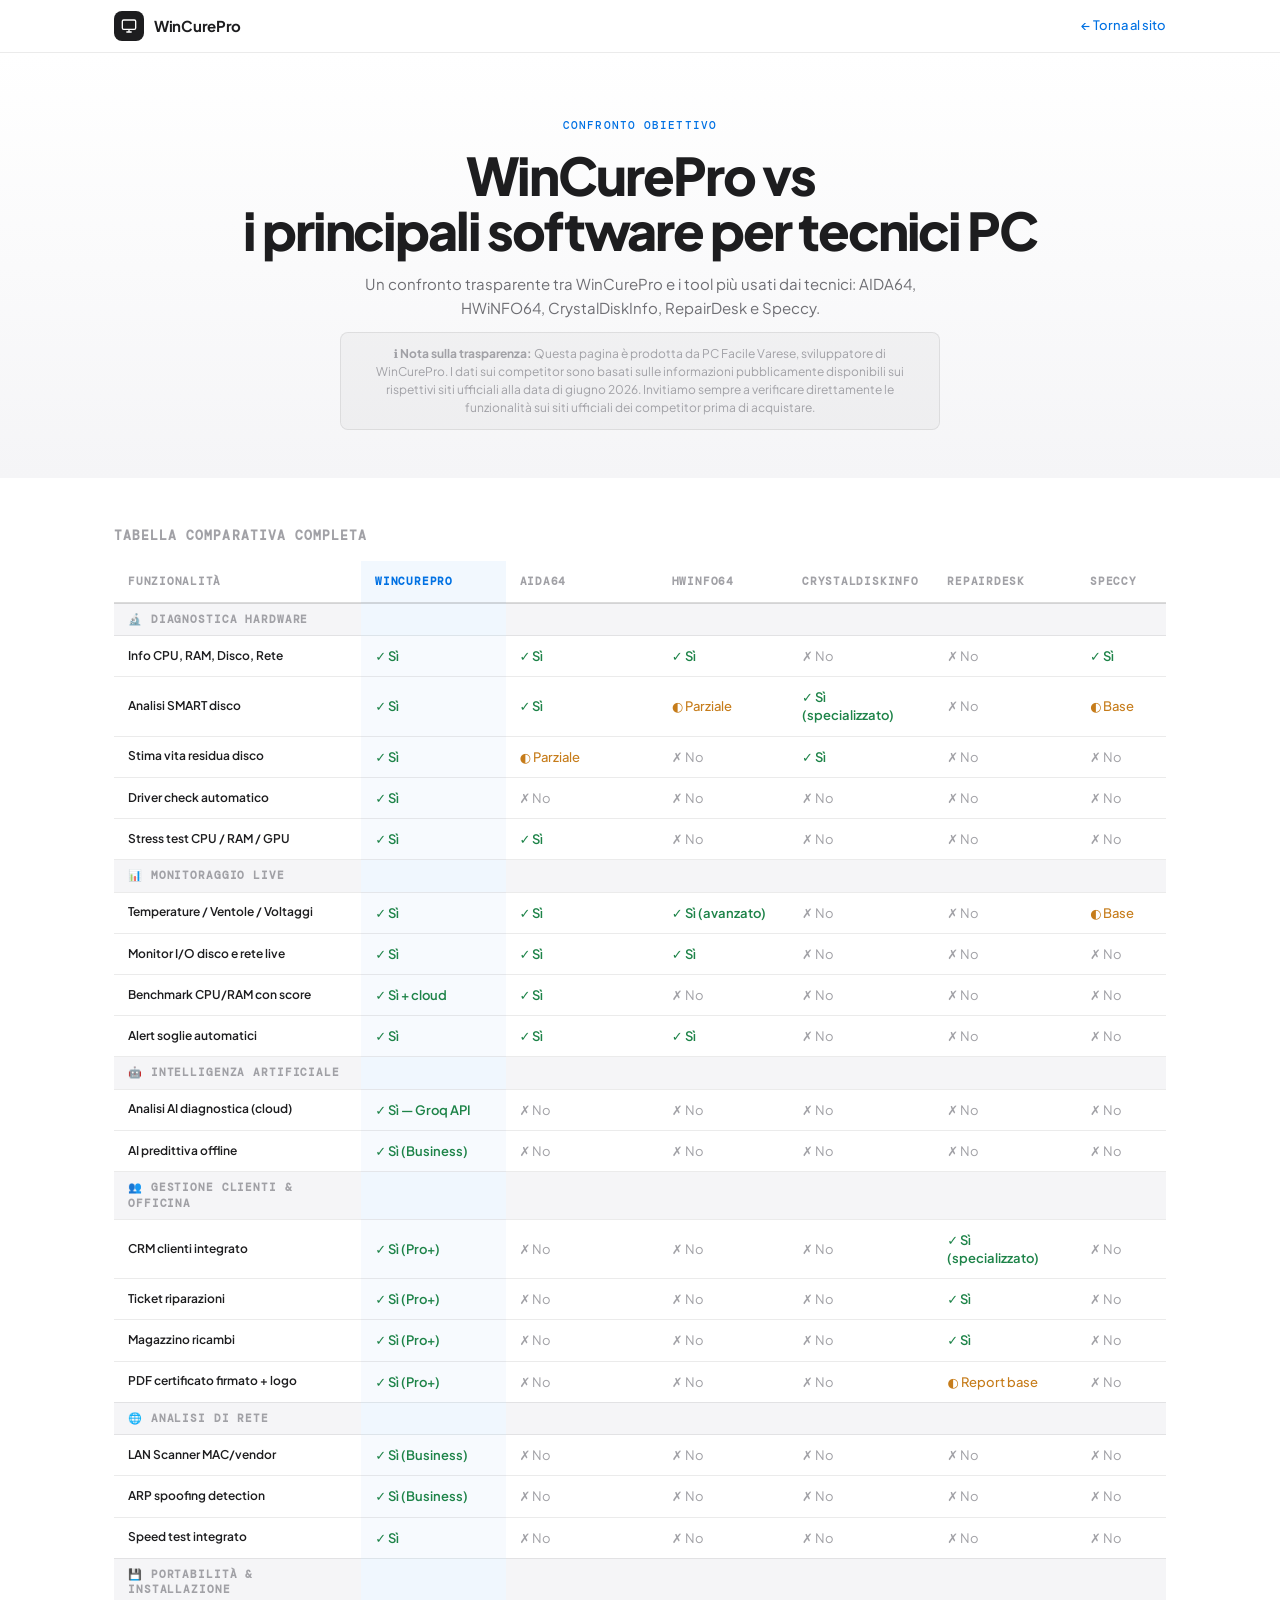
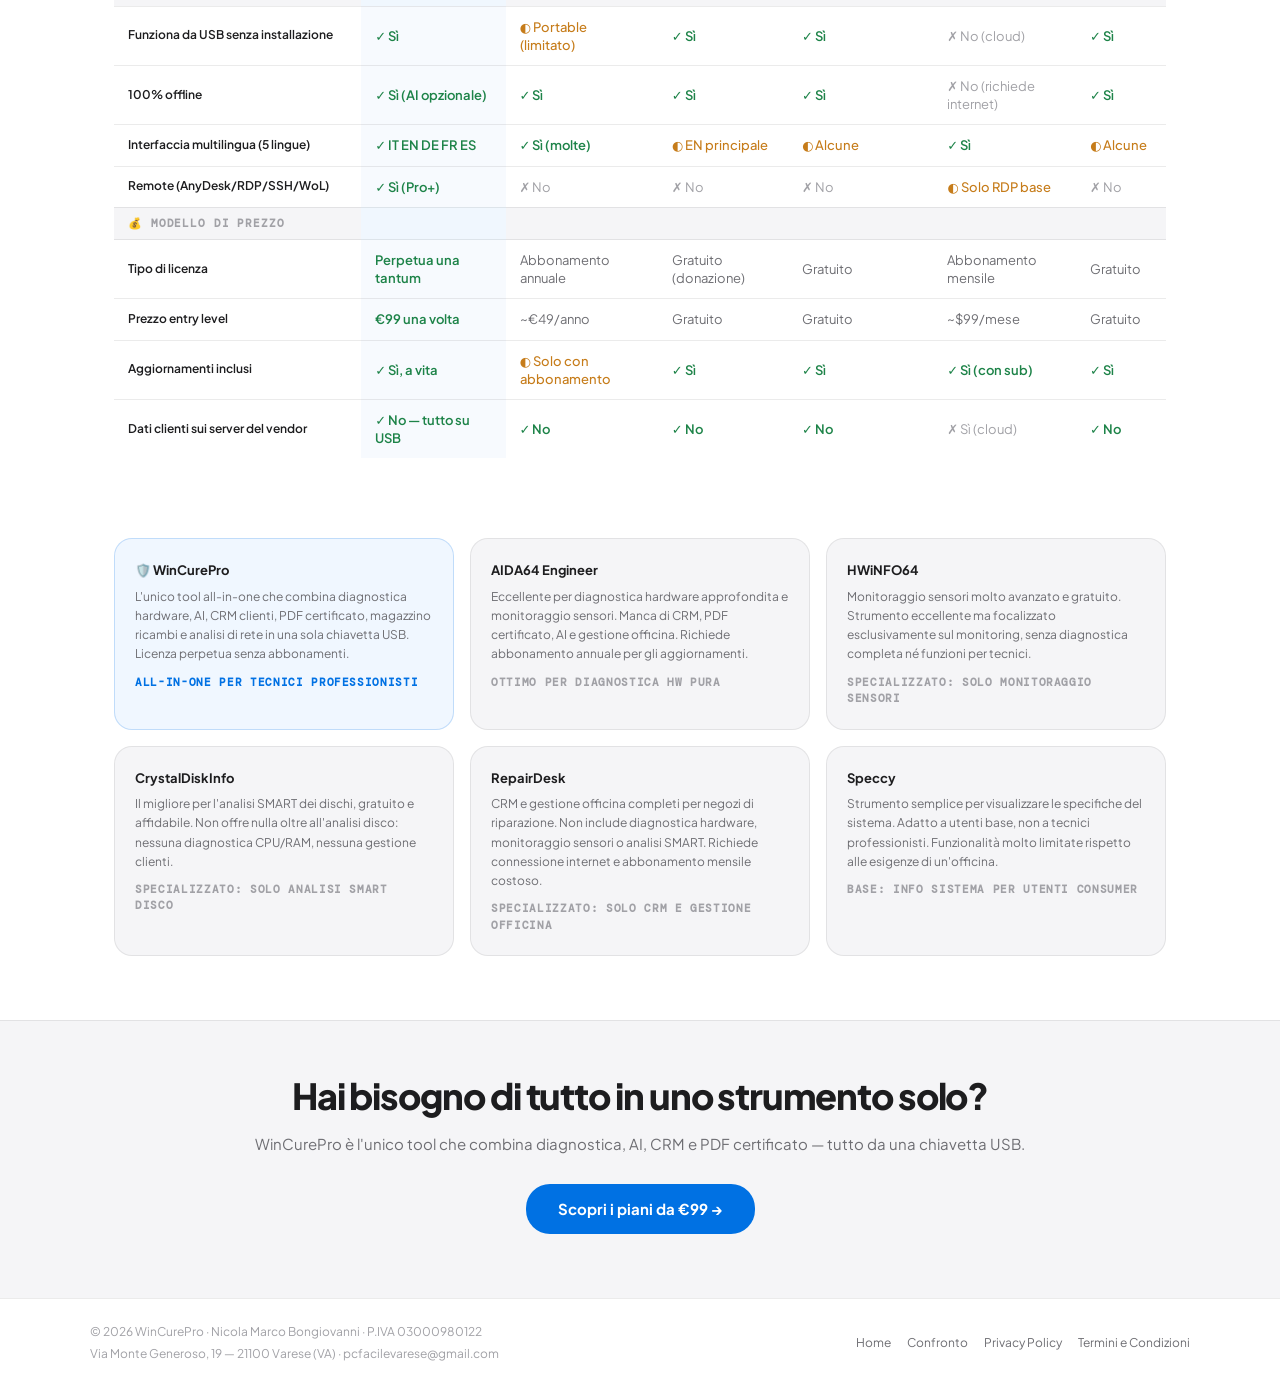
<file: confronto.html>
<!DOCTYPE html>
<html lang="it">
<head>
<meta charset="UTF-8">
<meta name="viewport" content="width=device-width, initial-scale=1.0">
<title>Confronto Software Diagnostica PC — WinCurePro vs AIDA64, HWiNFO64, CrystalDiskInfo, RepairDesk</title>
<meta name="description" content="Confronto obiettivo tra WinCurePro e i principali software di diagnostica PC: AIDA64, HWiNFO64, CrystalDiskInfo, RepairDesk, Speccy. Feature, prezzi e differenze.">
<link rel="preconnect" href="https://fonts.googleapis.com">
<link rel="preconnect" href="https://fonts.gstatic.com" crossorigin>
<link href="https://fonts.googleapis.com/css2?family=Plus+Jakarta+Sans:wght@400;500;600;700;800&family=DM+Mono:wght@400;500&display=swap" rel="stylesheet">
<style>
*,*::before,*::after{margin:0;padding:0;box-sizing:border-box}
html{font-size:16px;-webkit-font-smoothing:antialiased;scroll-behavior:smooth}
:root{
  --bg:#ffffff;--bg2:#f5f5f7;--bg3:#fbfbfd;
  --border:rgba(0,0,0,.08);--border2:rgba(0,0,0,.14);
  --text:#1d1d1f;--text2:#6e6e73;--text3:#a1a1a6;
  --accent:#0071e3;--accent2:#0077ed;
  --green:#1d8348;--green-lt:#30d158;
  --red:#d1302b;--amber:#c67c1a;
  --font:'Plus Jakarta Sans',system-ui,-apple-system,sans-serif;
  --mono:'DM Mono','SF Mono',monospace;
  --r:12px;--r2:18px;
}
body{background:var(--bg);color:var(--text);font-family:var(--font);line-height:1.5;overflow-x:hidden;}

/* NAV */
nav{position:sticky;top:0;z-index:100;background:rgba(255,255,255,.92);backdrop-filter:blur(20px);border-bottom:1px solid var(--border);}
.nav-inner{max-width:1100px;margin:0 auto;display:flex;align-items:center;justify-content:space-between;padding:0 24px;height:52px;}
.logo{display:flex;align-items:center;gap:10px;text-decoration:none;}
.logo-icon{width:30px;height:30px;border-radius:8px;background:var(--text);display:flex;align-items:center;justify-content:center;}
.logo-icon svg{width:16px;height:16px;stroke:#fff;stroke-width:2;fill:none;}
.logo-name{font-size:15px;font-weight:700;letter-spacing:-.02em;color:var(--text);}
.back-link{font-size:13px;font-weight:500;color:var(--accent);text-decoration:none;}
.back-link:hover{text-decoration:underline;}

/* HERO */
.hero{text-align:center;padding:64px 24px 48px;background:linear-gradient(180deg,#fff 0%,#f5f5f7 100%);}
.hero-tag{font-family:var(--mono);font-size:11px;font-weight:500;letter-spacing:.1em;text-transform:uppercase;color:var(--accent);margin-bottom:14px;}
.hero h1{font-size:clamp(28px,4.5vw,52px);font-weight:800;letter-spacing:-.04em;line-height:1.06;margin-bottom:14px;}
.hero p{font-size:15px;color:var(--text2);max-width:560px;margin:0 auto 12px;line-height:1.6;}
.disclaimer{font-size:12px;color:var(--text3);max-width:600px;margin:0 auto;line-height:1.5;padding:12px 16px;background:rgba(0,0,0,.03);border-radius:8px;border:1px solid var(--border);}

/* TABLE WRAP */
.table-section{max-width:1100px;margin:0 auto;padding:48px 24px 80px;overflow-x:auto;}
.section-title{font-size:13px;font-weight:700;letter-spacing:.08em;text-transform:uppercase;color:var(--text3);font-family:var(--mono);margin-bottom:16px;}

table{width:100%;border-collapse:collapse;font-size:13px;}
thead th{padding:12px 14px;text-align:left;font-size:11px;font-weight:700;letter-spacing:.07em;text-transform:uppercase;color:var(--text3);border-bottom:2px solid var(--border2);white-space:nowrap;font-family:var(--mono);}
thead th.highlight{background:rgba(0,113,227,.05);color:var(--accent);}
tbody tr{border-bottom:1px solid var(--border);}
tbody tr:last-child{border-bottom:none;}
tbody tr:hover{background:var(--bg2);}
tbody td{padding:11px 14px;vertical-align:middle;color:var(--text2);line-height:1.4;}
tbody td.cat{font-weight:600;color:var(--text);font-size:12px;white-space:nowrap;}
tbody td.highlight{background:rgba(0,113,227,.03);}
tbody td.wcp{font-weight:600;color:var(--text);}

.yes{color:var(--green);font-weight:600;}
.no{color:var(--text3);}
.partial{color:var(--amber);font-weight:500;}
.icon-yes::before{content:"✓ ";}
.icon-no::before{content:"✗ ";color:var(--text3);}
.icon-partial::before{content:"◐ ";}

/* SECTION DIVIDER */
.cat-row td{background:var(--bg2);font-size:11px;font-weight:700;letter-spacing:.08em;text-transform:uppercase;color:var(--text3);font-family:var(--mono);padding:8px 14px;}
.cat-row td.highlight{background:rgba(0,113,227,.06);}

/* SUMMARY CARDS */
.summary{max-width:1100px;margin:0 auto;padding:0 24px 64px;display:grid;grid-template-columns:repeat(auto-fit,minmax(280px,1fr));gap:16px;}
.sum-card{background:var(--bg2);border:1px solid var(--border);border-radius:var(--r2);padding:22px 20px;}
.sum-card.wcp-card{background:#f0f7ff;border-color:rgba(0,113,227,.2);}
.sum-name{font-size:13px;font-weight:700;margin-bottom:6px;color:var(--text);}
.sum-desc{font-size:12px;color:var(--text2);line-height:1.6;margin-bottom:10px;}
.sum-verdict{font-size:11px;font-weight:700;letter-spacing:.06em;text-transform:uppercase;font-family:var(--mono);}
.sum-verdict.green{color:var(--green);}
.sum-verdict.blue{color:var(--accent);}
.sum-verdict.gray{color:var(--text3);}

/* CTA */
.cta-section{text-align:center;padding:48px 24px 64px;background:var(--bg2);border-top:1px solid var(--border);}
.cta-section h2{font-size:clamp(22px,3vw,36px);font-weight:800;letter-spacing:-.03em;margin-bottom:10px;}
.cta-section p{font-size:15px;color:var(--text2);margin-bottom:28px;}
.btn-cta{display:inline-block;background:var(--accent);color:#fff;text-decoration:none;font-size:15px;font-weight:700;padding:14px 32px;border-radius:24px;transition:background .2s;}
.btn-cta:hover{background:var(--accent2);}

/* FOOTER */
footer{background:var(--bg);border-top:1px solid var(--border);padding:24px;}
.footer-inner{max-width:1100px;margin:0 auto;display:flex;align-items:center;justify-content:space-between;flex-wrap:wrap;gap:12px;}
.footer-copy{font-size:12px;color:var(--text3);}
.footer-links{display:flex;gap:16px;}
.footer-links a{font-size:12px;color:var(--text2);text-decoration:none;}
.footer-links a:hover{color:var(--text);}

@media(max-width:768px){
  table{font-size:12px;}
  thead th,tbody td{padding:9px 10px;}
}
</style>
</head>
<body>

<nav>
  <div class="nav-inner">
    <a href="/" class="logo">
      <div class="logo-icon"><svg viewBox="0 0 24 24"><rect x="2" y="3" width="20" height="14" rx="2"/><path d="M8 21h8M12 17v4"/></svg></div>
      <span class="logo-name">WinCurePro</span>
    </a>
    <a href="/" class="back-link">← Torna al sito</a>
  </div>
</nav>

<!-- HERO -->
<div class="hero">
  <div class="hero-tag">Confronto obiettivo</div>
  <h1>WinCurePro vs<br>i principali software per tecnici PC</h1>
  <p>Un confronto trasparente tra WinCurePro e i tool più usati dai tecnici: AIDA64, HWiNFO64, CrystalDiskInfo, RepairDesk e Speccy.</p>
  <div class="disclaimer">
    ℹ️ <strong>Nota sulla trasparenza:</strong> Questa pagina è prodotta da PC Facile Varese, sviluppatore di WinCurePro. I dati sui competitor sono basati sulle informazioni pubblicamente disponibili sui rispettivi siti ufficiali alla data di giugno 2026. Invitiamo sempre a verificare direttamente le funzionalità sui siti ufficiali dei competitor prima di acquistare.
  </div>
</div>

<!-- TABELLA -->
<div class="table-section">
  <div class="section-title">Tabella comparativa completa</div>
  <table>
    <thead>
      <tr>
        <th style="min-width:200px">Funzionalità</th>
        <th class="highlight" style="min-width:130px">WinCurePro</th>
        <th style="min-width:100px">AIDA64</th>
        <th style="min-width:110px">HWiNFO64</th>
        <th style="min-width:130px">CrystalDiskInfo</th>
        <th style="min-width:110px">RepairDesk</th>
        <th style="min-width:90px">Speccy</th>
      </tr>
    </thead>
    <tbody>

      <!-- DIAGNOSTICA -->
      <tr class="cat-row">
        <td colspan="1">🔬 Diagnostica Hardware</td>
        <td class="highlight"></td>
        <td></td><td></td><td></td><td></td><td></td>
      </tr>
      <tr>
        <td class="cat">Info CPU, RAM, Disco, Rete</td>
        <td class="highlight wcp"><span class="icon-yes yes">Sì</span></td>
        <td><span class="icon-yes yes">Sì</span></td>
        <td><span class="icon-yes yes">Sì</span></td>
        <td><span class="icon-no no">No</span></td>
        <td><span class="icon-no no">No</span></td>
        <td><span class="icon-yes yes">Sì</span></td>
      </tr>
      <tr>
        <td class="cat">Analisi SMART disco</td>
        <td class="highlight wcp"><span class="icon-yes yes">Sì</span></td>
        <td><span class="icon-yes yes">Sì</span></td>
        <td><span class="icon-partial partial">Parziale</span></td>
        <td><span class="icon-yes yes">Sì (specializzato)</span></td>
        <td><span class="icon-no no">No</span></td>
        <td><span class="icon-partial partial">Base</span></td>
      </tr>
      <tr>
        <td class="cat">Stima vita residua disco</td>
        <td class="highlight wcp"><span class="icon-yes yes">Sì</span></td>
        <td><span class="icon-partial partial">Parziale</span></td>
        <td><span class="icon-no no">No</span></td>
        <td><span class="icon-yes yes">Sì</span></td>
        <td><span class="icon-no no">No</span></td>
        <td><span class="icon-no no">No</span></td>
      </tr>
      <tr>
        <td class="cat">Driver check automatico</td>
        <td class="highlight wcp"><span class="icon-yes yes">Sì</span></td>
        <td><span class="icon-no no">No</span></td>
        <td><span class="icon-no no">No</span></td>
        <td><span class="icon-no no">No</span></td>
        <td><span class="icon-no no">No</span></td>
        <td><span class="icon-no no">No</span></td>
      </tr>
      <tr>
        <td class="cat">Stress test CPU / RAM / GPU</td>
        <td class="highlight wcp"><span class="icon-yes yes">Sì</span></td>
        <td><span class="icon-yes yes">Sì</span></td>
        <td><span class="icon-no no">No</span></td>
        <td><span class="icon-no no">No</span></td>
        <td><span class="icon-no no">No</span></td>
        <td><span class="icon-no no">No</span></td>
      </tr>

      <!-- MONITORAGGIO -->
      <tr class="cat-row">
        <td colspan="1">📊 Monitoraggio Live</td>
        <td class="highlight"></td>
        <td></td><td></td><td></td><td></td><td></td>
      </tr>
      <tr>
        <td class="cat">Temperature / Ventole / Voltaggi</td>
        <td class="highlight wcp"><span class="icon-yes yes">Sì</span></td>
        <td><span class="icon-yes yes">Sì</span></td>
        <td><span class="icon-yes yes">Sì (avanzato)</span></td>
        <td><span class="icon-no no">No</span></td>
        <td><span class="icon-no no">No</span></td>
        <td><span class="icon-partial partial">Base</span></td>
      </tr>
      <tr>
        <td class="cat">Monitor I/O disco e rete live</td>
        <td class="highlight wcp"><span class="icon-yes yes">Sì</span></td>
        <td><span class="icon-yes yes">Sì</span></td>
        <td><span class="icon-yes yes">Sì</span></td>
        <td><span class="icon-no no">No</span></td>
        <td><span class="icon-no no">No</span></td>
        <td><span class="icon-no no">No</span></td>
      </tr>
      <tr>
        <td class="cat">Benchmark CPU/RAM con score</td>
        <td class="highlight wcp"><span class="icon-yes yes">Sì + cloud</span></td>
        <td><span class="icon-yes yes">Sì</span></td>
        <td><span class="icon-no no">No</span></td>
        <td><span class="icon-no no">No</span></td>
        <td><span class="icon-no no">No</span></td>
        <td><span class="icon-no no">No</span></td>
      </tr>
      <tr>
        <td class="cat">Alert soglie automatici</td>
        <td class="highlight wcp"><span class="icon-yes yes">Sì</span></td>
        <td><span class="icon-yes yes">Sì</span></td>
        <td><span class="icon-yes yes">Sì</span></td>
        <td><span class="icon-no no">No</span></td>
        <td><span class="icon-no no">No</span></td>
        <td><span class="icon-no no">No</span></td>
      </tr>

      <!-- AI -->
      <tr class="cat-row">
        <td colspan="1">🤖 Intelligenza Artificiale</td>
        <td class="highlight"></td>
        <td></td><td></td><td></td><td></td><td></td>
      </tr>
      <tr>
        <td class="cat">Analisi AI diagnostica (cloud)</td>
        <td class="highlight wcp"><span class="icon-yes yes">Sì — Groq API</span></td>
        <td><span class="icon-no no">No</span></td>
        <td><span class="icon-no no">No</span></td>
        <td><span class="icon-no no">No</span></td>
        <td><span class="icon-no no">No</span></td>
        <td><span class="icon-no no">No</span></td>
      </tr>
      <tr>
        <td class="cat">AI predittiva offline</td>
        <td class="highlight wcp"><span class="icon-yes yes">Sì (Business)</span></td>
        <td><span class="icon-no no">No</span></td>
        <td><span class="icon-no no">No</span></td>
        <td><span class="icon-no no">No</span></td>
        <td><span class="icon-no no">No</span></td>
        <td><span class="icon-no no">No</span></td>
      </tr>

      <!-- GESTIONE CLIENTI -->
      <tr class="cat-row">
        <td colspan="1">👥 Gestione Clienti & Officina</td>
        <td class="highlight"></td>
        <td></td><td></td><td></td><td></td><td></td>
      </tr>
      <tr>
        <td class="cat">CRM clienti integrato</td>
        <td class="highlight wcp"><span class="icon-yes yes">Sì (Pro+)</span></td>
        <td><span class="icon-no no">No</span></td>
        <td><span class="icon-no no">No</span></td>
        <td><span class="icon-no no">No</span></td>
        <td><span class="icon-yes yes">Sì (specializzato)</span></td>
        <td><span class="icon-no no">No</span></td>
      </tr>
      <tr>
        <td class="cat">Ticket riparazioni</td>
        <td class="highlight wcp"><span class="icon-yes yes">Sì (Pro+)</span></td>
        <td><span class="icon-no no">No</span></td>
        <td><span class="icon-no no">No</span></td>
        <td><span class="icon-no no">No</span></td>
        <td><span class="icon-yes yes">Sì</span></td>
        <td><span class="icon-no no">No</span></td>
      </tr>
      <tr>
        <td class="cat">Magazzino ricambi</td>
        <td class="highlight wcp"><span class="icon-yes yes">Sì (Pro+)</span></td>
        <td><span class="icon-no no">No</span></td>
        <td><span class="icon-no no">No</span></td>
        <td><span class="icon-no no">No</span></td>
        <td><span class="icon-yes yes">Sì</span></td>
        <td><span class="icon-no no">No</span></td>
      </tr>
      <tr>
        <td class="cat">PDF certificato firmato + logo</td>
        <td class="highlight wcp"><span class="icon-yes yes">Sì (Pro+)</span></td>
        <td><span class="icon-no no">No</span></td>
        <td><span class="icon-no no">No</span></td>
        <td><span class="icon-no no">No</span></td>
        <td><span class="icon-partial partial">Report base</span></td>
        <td><span class="icon-no no">No</span></td>
      </tr>

      <!-- RETE -->
      <tr class="cat-row">
        <td colspan="1">🌐 Analisi di Rete</td>
        <td class="highlight"></td>
        <td></td><td></td><td></td><td></td><td></td>
      </tr>
      <tr>
        <td class="cat">LAN Scanner MAC/vendor</td>
        <td class="highlight wcp"><span class="icon-yes yes">Sì (Business)</span></td>
        <td><span class="icon-no no">No</span></td>
        <td><span class="icon-no no">No</span></td>
        <td><span class="icon-no no">No</span></td>
        <td><span class="icon-no no">No</span></td>
        <td><span class="icon-no no">No</span></td>
      </tr>
      <tr>
        <td class="cat">ARP spoofing detection</td>
        <td class="highlight wcp"><span class="icon-yes yes">Sì (Business)</span></td>
        <td><span class="icon-no no">No</span></td>
        <td><span class="icon-no no">No</span></td>
        <td><span class="icon-no no">No</span></td>
        <td><span class="icon-no no">No</span></td>
        <td><span class="icon-no no">No</span></td>
      </tr>
      <tr>
        <td class="cat">Speed test integrato</td>
        <td class="highlight wcp"><span class="icon-yes yes">Sì</span></td>
        <td><span class="icon-no no">No</span></td>
        <td><span class="icon-no no">No</span></td>
        <td><span class="icon-no no">No</span></td>
        <td><span class="icon-no no">No</span></td>
        <td><span class="icon-no no">No</span></td>
      </tr>

      <!-- PORTABILITA -->
      <tr class="cat-row">
        <td colspan="1">💾 Portabilità & Installazione</td>
        <td class="highlight"></td>
        <td></td><td></td><td></td><td></td><td></td>
      </tr>
      <tr>
        <td class="cat">Funziona da USB senza installazione</td>
        <td class="highlight wcp"><span class="icon-yes yes">Sì</span></td>
        <td><span class="icon-partial partial">Portable (limitato)</span></td>
        <td><span class="icon-yes yes">Sì</span></td>
        <td><span class="icon-yes yes">Sì</span></td>
        <td><span class="icon-no no">No (cloud)</span></td>
        <td><span class="icon-yes yes">Sì</span></td>
      </tr>
      <tr>
        <td class="cat">100% offline</td>
        <td class="highlight wcp"><span class="icon-yes yes">Sì (AI opzionale)</span></td>
        <td><span class="icon-yes yes">Sì</span></td>
        <td><span class="icon-yes yes">Sì</span></td>
        <td><span class="icon-yes yes">Sì</span></td>
        <td><span class="icon-no no">No (richiede internet)</span></td>
        <td><span class="icon-yes yes">Sì</span></td>
      </tr>
      <tr>
        <td class="cat">Interfaccia multilingua (5 lingue)</td>
        <td class="highlight wcp"><span class="icon-yes yes">IT EN DE FR ES</span></td>
        <td><span class="icon-yes yes">Sì (molte)</span></td>
        <td><span class="icon-partial partial">EN principale</span></td>
        <td><span class="icon-partial partial">Alcune</span></td>
        <td><span class="icon-yes yes">Sì</span></td>
        <td><span class="icon-partial partial">Alcune</span></td>
      </tr>
      <tr>
        <td class="cat">Remote (AnyDesk/RDP/SSH/WoL)</td>
        <td class="highlight wcp"><span class="icon-yes yes">Sì (Pro+)</span></td>
        <td><span class="icon-no no">No</span></td>
        <td><span class="icon-no no">No</span></td>
        <td><span class="icon-no no">No</span></td>
        <td><span class="icon-partial partial">Solo RDP base</span></td>
        <td><span class="icon-no no">No</span></td>
      </tr>

      <!-- PREZZO -->
      <tr class="cat-row">
        <td colspan="1">💰 Modello di Prezzo</td>
        <td class="highlight"></td>
        <td></td><td></td><td></td><td></td><td></td>
      </tr>
      <tr>
        <td class="cat">Tipo di licenza</td>
        <td class="highlight wcp"><span class="yes">Perpetua una tantum</span></td>
        <td>Abbonamento annuale</td>
        <td>Gratuito (donazione)</td>
        <td>Gratuito</td>
        <td>Abbonamento mensile</td>
        <td>Gratuito</td>
      </tr>
      <tr>
        <td class="cat">Prezzo entry level</td>
        <td class="highlight wcp"><span class="yes">€99 una volta</span></td>
        <td>~€49/anno</td>
        <td>Gratuito</td>
        <td>Gratuito</td>
        <td>~$99/mese</td>
        <td>Gratuito</td>
      </tr>
      <tr>
        <td class="cat">Aggiornamenti inclusi</td>
        <td class="highlight wcp"><span class="icon-yes yes">Sì, a vita</span></td>
        <td><span class="icon-partial partial">Solo con abbonamento</span></td>
        <td><span class="icon-yes yes">Sì</span></td>
        <td><span class="icon-yes yes">Sì</span></td>
        <td><span class="icon-yes yes">Sì (con sub)</span></td>
        <td><span class="icon-yes yes">Sì</span></td>
      </tr>
      <tr>
        <td class="cat">Dati clienti sui server del vendor</td>
        <td class="highlight wcp"><span class="icon-yes yes">No — tutto su USB</span></td>
        <td><span class="icon-yes yes">No</span></td>
        <td><span class="icon-yes yes">No</span></td>
        <td><span class="icon-yes yes">No</span></td>
        <td><span class="icon-no no">Sì (cloud)</span></td>
        <td><span class="icon-yes yes">No</span></td>
      </tr>

    </tbody>
  </table>
</div>

<!-- SOMMARIO -->
<div class="summary">
  <div class="sum-card wcp-card">
    <div class="sum-name">🛡️ WinCurePro</div>
    <div class="sum-desc">L'unico tool all-in-one che combina diagnostica hardware, AI, CRM clienti, PDF certificato, magazzino ricambi e analisi di rete in una sola chiavetta USB. Licenza perpetua senza abbonamenti.</div>
    <div class="sum-verdict blue">All-in-one per tecnici professionisti</div>
  </div>
  <div class="sum-card">
    <div class="sum-name">AIDA64 Engineer</div>
    <div class="sum-desc">Eccellente per diagnostica hardware approfondita e monitoraggio sensori. Manca di CRM, PDF certificato, AI e gestione officina. Richiede abbonamento annuale per gli aggiornamenti.</div>
    <div class="sum-verdict gray">Ottimo per diagnostica HW pura</div>
  </div>
  <div class="sum-card">
    <div class="sum-name">HWiNFO64</div>
    <div class="sum-desc">Monitoraggio sensori molto avanzato e gratuito. Strumento eccellente ma focalizzato esclusivamente sul monitoring, senza diagnostica completa né funzioni per tecnici.</div>
    <div class="sum-verdict gray">Specializzato: solo monitoraggio sensori</div>
  </div>
  <div class="sum-card">
    <div class="sum-name">CrystalDiskInfo</div>
    <div class="sum-desc">Il migliore per l'analisi SMART dei dischi, gratuito e affidabile. Non offre nulla oltre all'analisi disco: nessuna diagnostica CPU/RAM, nessuna gestione clienti.</div>
    <div class="sum-verdict gray">Specializzato: solo analisi SMART disco</div>
  </div>
  <div class="sum-card">
    <div class="sum-name">RepairDesk</div>
    <div class="sum-desc">CRM e gestione officina completi per negozi di riparazione. Non include diagnostica hardware, monitoraggio sensori o analisi SMART. Richiede connessione internet e abbonamento mensile costoso.</div>
    <div class="sum-verdict gray">Specializzato: solo CRM e gestione officina</div>
  </div>
  <div class="sum-card">
    <div class="sum-name">Speccy</div>
    <div class="sum-desc">Strumento semplice per visualizzare le specifiche del sistema. Adatto a utenti base, non a tecnici professionisti. Funzionalità molto limitate rispetto alle esigenze di un'officina.</div>
    <div class="sum-verdict gray">Base: info sistema per utenti consumer</div>
  </div>
</div>

<!-- CTA -->
<div class="cta-section">
  <h2>Hai bisogno di tutto in uno strumento solo?</h2>
  <p>WinCurePro è l'unico tool che combina diagnostica, AI, CRM e PDF certificato — tutto da una chiavetta USB.</p>
  <a href="/#contatti" class="btn-cta">Scopri i piani da €99 →</a>
</div>

<footer>
  <div class="footer-inner">
    <div style="display:flex;flex-direction:column;gap:4px;">
      <span class="footer-copy">© 2026 WinCurePro · Nicola Marco Bongiovanni · P.IVA 03000980122</span>
      <span class="footer-copy">Via Monte Generoso, 19 — 21100 Varese (VA) · <a href="mailto:pcfacilevarese@gmail.com" style="color:var(--text3);text-decoration:none;">pcfacilevarese@gmail.com</a></span>
    </div>
    <div class="footer-links">
      <a href="/">Home</a>
      <a href="/confronto.html">Confronto</a>
      <a href="/privacy.html">Privacy Policy</a>
      <a href="/termini.html">Termini e Condizioni</a>
    </div>
  </div>
</footer>

</body>
</html>
</file>
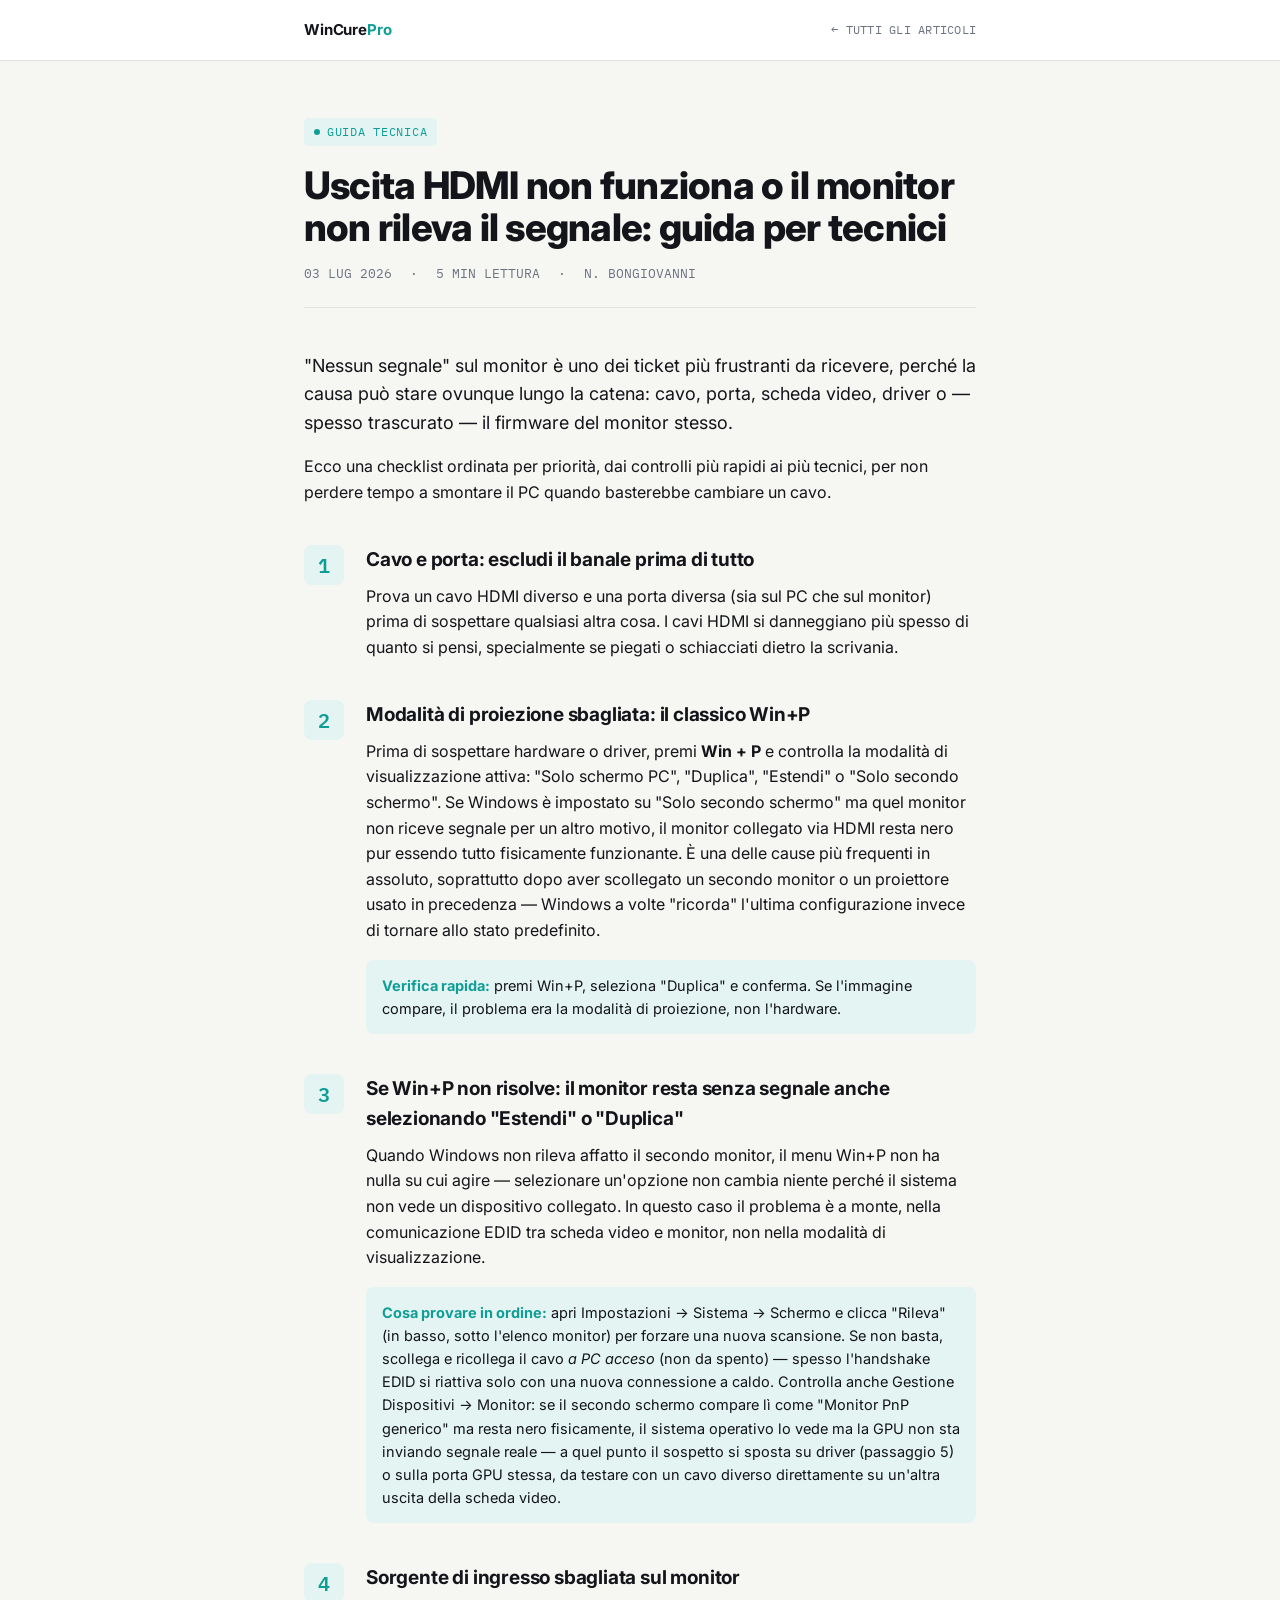
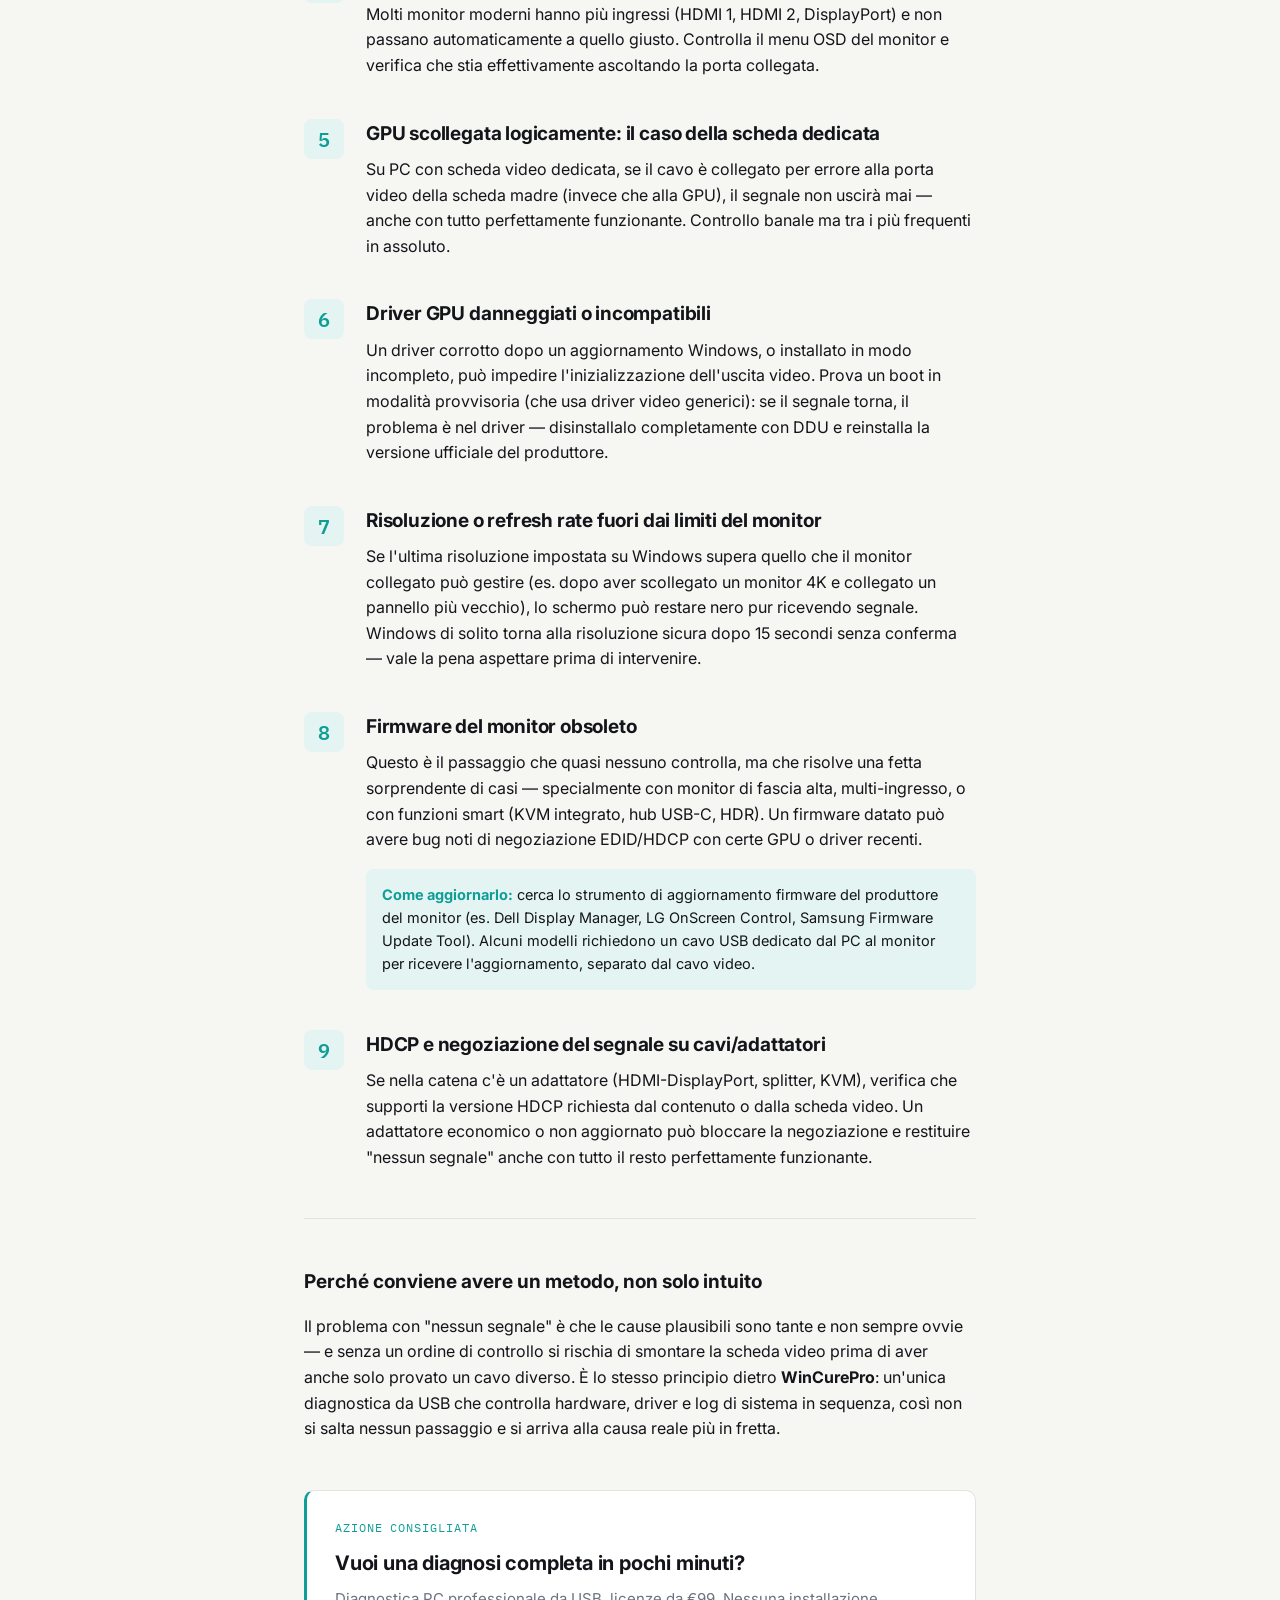
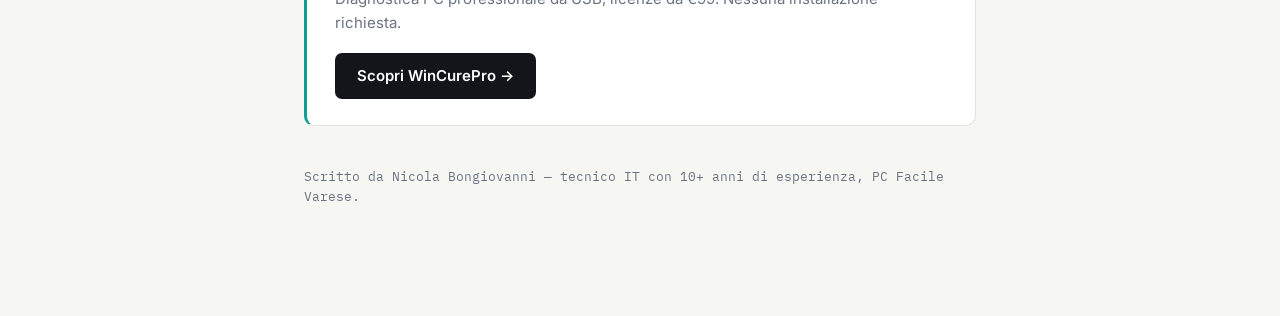
<file: hdmi-non-trasmette-monitor.html>
<!DOCTYPE html>
<html lang="it">
<head>
<meta charset="UTF-8">
<meta name="viewport" content="width=device-width, initial-scale=1.0">
<title>Uscita HDMI non funziona o monitor non rileva il segnale: guida per tecnici | WinCurePro</title>
<meta name="description" content="Checklist tecnica per diagnosticare un'uscita HDMI che non trasmette: cavo, porta, GPU, driver, firmware monitor. Guida pratica per tecnici IT.">
<meta name="keywords" content="HDMI non funziona, monitor non rileva segnale, nessun segnale HDMI, aggiornare firmware monitor, scheda video non trasmette video">
<link rel="canonical" href="https://wincurepro.com/hdmi-non-trasmette-monitor.html">

<meta property="og:type" content="article">
<meta property="og:title" content="Uscita HDMI non funziona o monitor non rileva il segnale: guida per tecnici">
<meta property="og:description" content="Checklist tecnica per diagnosticare un'uscita HDMI che non trasmette: cavo, porta, GPU, driver, firmware monitor.">
<meta property="og:url" content="https://wincurepro.com/hdmi-non-trasmette-monitor.html">
<meta property="og:site_name" content="WinCurePro">

<script type="application/ld+json">
{
  "@context": "https://schema.org",
  "@type": "Article",
  "headline": "Uscita HDMI non funziona o monitor non rileva il segnale: guida per tecnici",
  "description": "Checklist tecnica per diagnosticare un'uscita HDMI che non trasmette: cavo, porta, GPU, driver, firmware monitor.",
  "author": { "@type": "Person", "name": "Nicola Bongiovanni" },
  "publisher": { "@type": "Organization", "name": "PC Facile Varese", "url": "https://wincurepro.com" },
  "mainEntityOfPage": "https://wincurepro.com/hdmi-non-trasmette-monitor.html",
  "datePublished": "2026-07-03"
}
</script>

<link rel="preconnect" href="https://fonts.googleapis.com">
<link rel="preconnect" href="https://fonts.gstatic.com" crossorigin>
<link href="https://fonts.googleapis.com/css2?family=IBM+Plex+Mono:wght@400;500;600&family=Inter:wght@400;500;600;700;800&display=swap" rel="stylesheet">

<style>
  :root {
    --paper: #F6F6F3;
    --surface: #FFFFFF;
    --ink: #14151A;
    --muted: #6B7280;
    --line: #E3E3DE;
    --teal: #0F9E96;
    --teal-dim: #E4F4F3;
    --amber: #E2A33D;
  }
  * { box-sizing: border-box; }
  body {
    margin: 0;
    background: var(--paper);
    color: var(--ink);
    font-family: 'Inter', -apple-system, BlinkMacSystemFont, sans-serif;
    -webkit-font-smoothing: antialiased;
    line-height: 1.6;
  }

  .topbar { border-bottom: 1px solid var(--line); background: var(--surface); }
  .topbar-inner {
    max-width: 720px; margin: 0 auto; padding: 18px 24px;
    display: flex; align-items: center; justify-content: space-between;
  }
  .brand { font-weight: 700; font-size: 15px; text-decoration: none; color: var(--ink); letter-spacing: -0.01em; }
  .brand span { color: var(--teal); }
  .topbar a.back {
    font-family: 'IBM Plex Mono', monospace; font-size: 12px;
    color: var(--muted); text-decoration: none; letter-spacing: 0.02em;
  }
  .topbar a.back:hover { color: var(--teal); }

  .wrap { max-width: 720px; margin: 0 auto; padding: 56px 24px 110px; }

  .tag {
    display: inline-flex; align-items: center; gap: 7px;
    font-family: 'IBM Plex Mono', monospace; font-size: 12px; letter-spacing: 0.06em;
    text-transform: uppercase; color: var(--teal); background: var(--teal-dim);
    padding: 4px 10px; border-radius: 5px; margin-bottom: 18px;
  }
  .tag::before { content: ""; width: 6px; height: 6px; border-radius: 50%; background: var(--teal); }

  h1 { font-size: clamp(28px, 4.5vw, 38px); font-weight: 800; letter-spacing: -0.02em; margin: 0 0 14px; line-height: 1.12; }

  .meta-row {
    display: flex; gap: 18px; font-family: 'IBM Plex Mono', monospace;
    font-size: 12.5px; color: var(--muted); margin-bottom: 44px;
    padding-bottom: 24px; border-bottom: 1px solid var(--line);
  }

  .lead { font-size: 18px; color: var(--ink); margin-bottom: 8px; }

  .step { display: grid; grid-template-columns: 44px 1fr; gap: 18px; margin-top: 40px; align-items: baseline; }
  .step-num {
    font-family: 'IBM Plex Mono', monospace; font-weight: 600; font-size: 20px;
    color: var(--teal); background: var(--teal-dim); border-radius: 8px;
    width: 40px; height: 40px; display: flex; align-items: center; justify-content: center;
    align-self: start;
  }
  .step h2 { font-size: 19px; font-weight: 700; margin: 0 0 8px; letter-spacing: -0.01em; }
  .step p { margin: 0; font-size: 16px; color: var(--ink); }

  .callout {
    margin-top: 16px; padding: 14px 16px; background: var(--teal-dim);
    border-radius: 8px; font-size: 14.5px; color: var(--ink);
  }
  .callout strong { color: var(--teal); }

  .divider { border: none; border-top: 1px solid var(--line); margin: 48px 0; }

  .closing p { font-size: 16px; }

  .panel {
    margin-top: 48px; padding: 28px 28px 26px; background: var(--surface);
    border: 1px solid var(--line); border-left: 3px solid var(--teal);
    border-radius: 10px;
  }
  .panel .mono-label {
    font-family: 'IBM Plex Mono', monospace; font-size: 11.5px; letter-spacing: 0.08em;
    text-transform: uppercase; color: var(--teal); margin-bottom: 10px;
  }
  .panel h3 { font-size: 20px; margin: 0 0 8px; letter-spacing: -0.01em; }
  .panel p { margin: 0 0 18px; color: var(--muted); font-size: 15px; }
  .panel a {
    display: inline-block; background: var(--ink); color: #fff; text-decoration: none;
    padding: 11px 22px; border-radius: 7px; font-size: 15px; font-weight: 600;
    transition: background 0.15s ease;
  }
  .panel a:hover { background: var(--teal); }

  .author {
    margin-top: 40px; font-family: 'IBM Plex Mono', monospace;
    font-size: 12.5px; color: var(--muted);
  }

  @media (max-width: 700px) {
    .wrap { padding: 40px 20px 90px; }
    .topbar-inner { padding: 14px 20px; }
    .meta-row { flex-wrap: wrap; row-gap: 6px; }
  }

  @media (max-width: 560px) {
    h1 { font-size: 26px; }
    .lead { font-size: 16.5px; }
    .step { grid-template-columns: 36px 1fr; gap: 12px; margin-top: 32px; }
    .step-num { width: 32px; height: 32px; font-size: 16px; border-radius: 7px; }
    .step h2 { font-size: 17px; }
    .step p { font-size: 15px; }
    .panel { padding: 22px 20px; }
    .panel h3 { font-size: 18px; }
  }

  @media (max-width: 380px) {
    .wrap { padding: 32px 16px 70px; }
    .topbar a.back { font-size: 11px; }
  }
</style>
</head>
<body>

<div class="topbar">
  <div class="topbar-inner">
    <a class="brand" href="/index.html">WinCure<span>Pro</span></a>
    <a class="back" href="/blog.html">&larr; TUTTI GLI ARTICOLI</a>
  </div>
</div>

<div class="wrap">

  <div class="tag">Guida tecnica</div>
  <h1>Uscita HDMI non funziona o il monitor non rileva il segnale: guida per tecnici</h1>
  <div class="meta-row">
    <span>03 LUG 2026</span>
    <span>·</span>
    <span>5 MIN LETTURA</span>
    <span>·</span>
    <span>N. BONGIOVANNI</span>
  </div>

  <p class="lead">"Nessun segnale" sul monitor è uno dei ticket più frustranti da ricevere, perché la causa può stare ovunque lungo la catena: cavo, porta, scheda video, driver o — spesso trascurato — il firmware del monitor stesso.</p>
  <p>Ecco una checklist ordinata per priorità, dai controlli più rapidi ai più tecnici, per non perdere tempo a smontare il PC quando basterebbe cambiare un cavo.</p>

  <div class="step">
    <div class="step-num">1</div>
    <div>
      <h2>Cavo e porta: escludi il banale prima di tutto</h2>
      <p>Prova un cavo HDMI diverso e una porta diversa (sia sul PC che sul monitor) prima di sospettare qualsiasi altra cosa. I cavi HDMI si danneggiano più spesso di quanto si pensi, specialmente se piegati o schiacciati dietro la scrivania.</p>
    </div>
  </div>

  <div class="step">
    <div class="step-num">2</div>
    <div>
      <h2>Modalità di proiezione sbagliata: il classico Win+P</h2>
      <p>Prima di sospettare hardware o driver, premi <strong>Win + P</strong> e controlla la modalità di visualizzazione attiva: "Solo schermo PC", "Duplica", "Estendi" o "Solo secondo schermo". Se Windows è impostato su "Solo secondo schermo" ma quel monitor non riceve segnale per un altro motivo, il monitor collegato via HDMI resta nero pur essendo tutto fisicamente funzionante. È una delle cause più frequenti in assoluto, soprattutto dopo aver scollegato un secondo monitor o un proiettore usato in precedenza — Windows a volte "ricorda" l'ultima configurazione invece di tornare allo stato predefinito.</p>
      <div class="callout">
        <strong>Verifica rapida:</strong> premi Win+P, seleziona "Duplica" e conferma. Se l'immagine compare, il problema era la modalità di proiezione, non l'hardware.
      </div>
    </div>
  </div>

  <div class="step">
    <div class="step-num">3</div>
    <div>
      <h2>Se Win+P non risolve: il monitor resta senza segnale anche selezionando "Estendi" o "Duplica"</h2>
      <p>Quando Windows non rileva affatto il secondo monitor, il menu Win+P non ha nulla su cui agire — selezionare un'opzione non cambia niente perché il sistema non vede un dispositivo collegato. In questo caso il problema è a monte, nella comunicazione EDID tra scheda video e monitor, non nella modalità di visualizzazione.</p>
      <div class="callout">
        <strong>Cosa provare in ordine:</strong> apri Impostazioni &rarr; Sistema &rarr; Schermo e clicca "Rileva" (in basso, sotto l'elenco monitor) per forzare una nuova scansione. Se non basta, scollega e ricollega il cavo <em>a PC acceso</em> (non da spento) — spesso l'handshake EDID si riattiva solo con una nuova connessione a caldo. Controlla anche Gestione Dispositivi &rarr; Monitor: se il secondo schermo compare lì come "Monitor PnP generico" ma resta nero fisicamente, il sistema operativo lo vede ma la GPU non sta inviando segnale reale — a quel punto il sospetto si sposta su driver (passaggio 5) o sulla porta GPU stessa, da testare con un cavo diverso direttamente su un'altra uscita della scheda video.
      </div>
    </div>
  </div>

  <div class="step">
    <div class="step-num">4</div>
    <div>
      <h2>Sorgente di ingresso sbagliata sul monitor</h2>
      <p>Molti monitor moderni hanno più ingressi (HDMI 1, HDMI 2, DisplayPort) e non passano automaticamente a quello giusto. Controlla il menu OSD del monitor e verifica che stia effettivamente ascoltando la porta collegata.</p>
    </div>
  </div>

  <div class="step">
    <div class="step-num">5</div>
    <div>
      <h2>GPU scollegata logicamente: il caso della scheda dedicata</h2>
      <p>Su PC con scheda video dedicata, se il cavo è collegato per errore alla porta video della scheda madre (invece che alla GPU), il segnale non uscirà mai — anche con tutto perfettamente funzionante. Controllo banale ma tra i più frequenti in assoluto.</p>
    </div>
  </div>

  <div class="step">
    <div class="step-num">6</div>
    <div>
      <h2>Driver GPU danneggiati o incompatibili</h2>
      <p>Un driver corrotto dopo un aggiornamento Windows, o installato in modo incompleto, può impedire l'inizializzazione dell'uscita video. Prova un boot in modalità provvisoria (che usa driver video generici): se il segnale torna, il problema è nel driver — disinstallalo completamente con DDU e reinstalla la versione ufficiale del produttore.</p>
    </div>
  </div>

  <div class="step">
    <div class="step-num">7</div>
    <div>
      <h2>Risoluzione o refresh rate fuori dai limiti del monitor</h2>
      <p>Se l'ultima risoluzione impostata su Windows supera quello che il monitor collegato può gestire (es. dopo aver scollegato un monitor 4K e collegato un pannello più vecchio), lo schermo può restare nero pur ricevendo segnale. Windows di solito torna alla risoluzione sicura dopo 15 secondi senza conferma — vale la pena aspettare prima di intervenire.</p>
    </div>
  </div>

  <div class="step">
    <div class="step-num">8</div>
    <div>
      <h2>Firmware del monitor obsoleto</h2>
      <p>Questo è il passaggio che quasi nessuno controlla, ma che risolve una fetta sorprendente di casi — specialmente con monitor di fascia alta, multi-ingresso, o con funzioni smart (KVM integrato, hub USB-C, HDR). Un firmware datato può avere bug noti di negoziazione EDID/HDCP con certe GPU o driver recenti.</p>
      <div class="callout">
        <strong>Come aggiornarlo:</strong> cerca lo strumento di aggiornamento firmware del produttore del monitor (es. Dell Display Manager, LG OnScreen Control, Samsung Firmware Update Tool). Alcuni modelli richiedono un cavo USB dedicato dal PC al monitor per ricevere l'aggiornamento, separato dal cavo video.
      </div>
    </div>
  </div>

  <div class="step">
    <div class="step-num">9</div>
    <div>
      <h2>HDCP e negoziazione del segnale su cavi/adattatori</h2>
      <p>Se nella catena c'è un adattatore (HDMI-DisplayPort, splitter, KVM), verifica che supporti la versione HDCP richiesta dal contenuto o dalla scheda video. Un adattatore economico o non aggiornato può bloccare la negoziazione e restituire "nessun segnale" anche con tutto il resto perfettamente funzionante.</p>
    </div>
  </div>

  <hr class="divider">

  <div class="closing">
    <h2 style="font-size:19px; margin-bottom:10px;">Perché conviene avere un metodo, non solo intuito</h2>
    <p>Il problema con "nessun segnale" è che le cause plausibili sono tante e non sempre ovvie — e senza un ordine di controllo si rischia di smontare la scheda video prima di aver anche solo provato un cavo diverso. È lo stesso principio dietro <strong>WinCurePro</strong>: un'unica diagnostica da USB che controlla hardware, driver e log di sistema in sequenza, così non si salta nessun passaggio e si arriva alla causa reale più in fretta.</p>
  </div>

  <div class="panel">
    <div class="mono-label">Azione consigliata</div>
    <h3>Vuoi una diagnosi completa in pochi minuti?</h3>
    <p>Diagnostica PC professionale da USB, licenze da €99. Nessuna installazione richiesta.</p>
    <a href="https://wincurepro.com">Scopri WinCurePro &rarr;</a>
  </div>

  <div class="author">Scritto da Nicola Bongiovanni — tecnico IT con 10+ anni di esperienza, PC Facile Varese.</div>

</div>

</body>
</html>
</file>
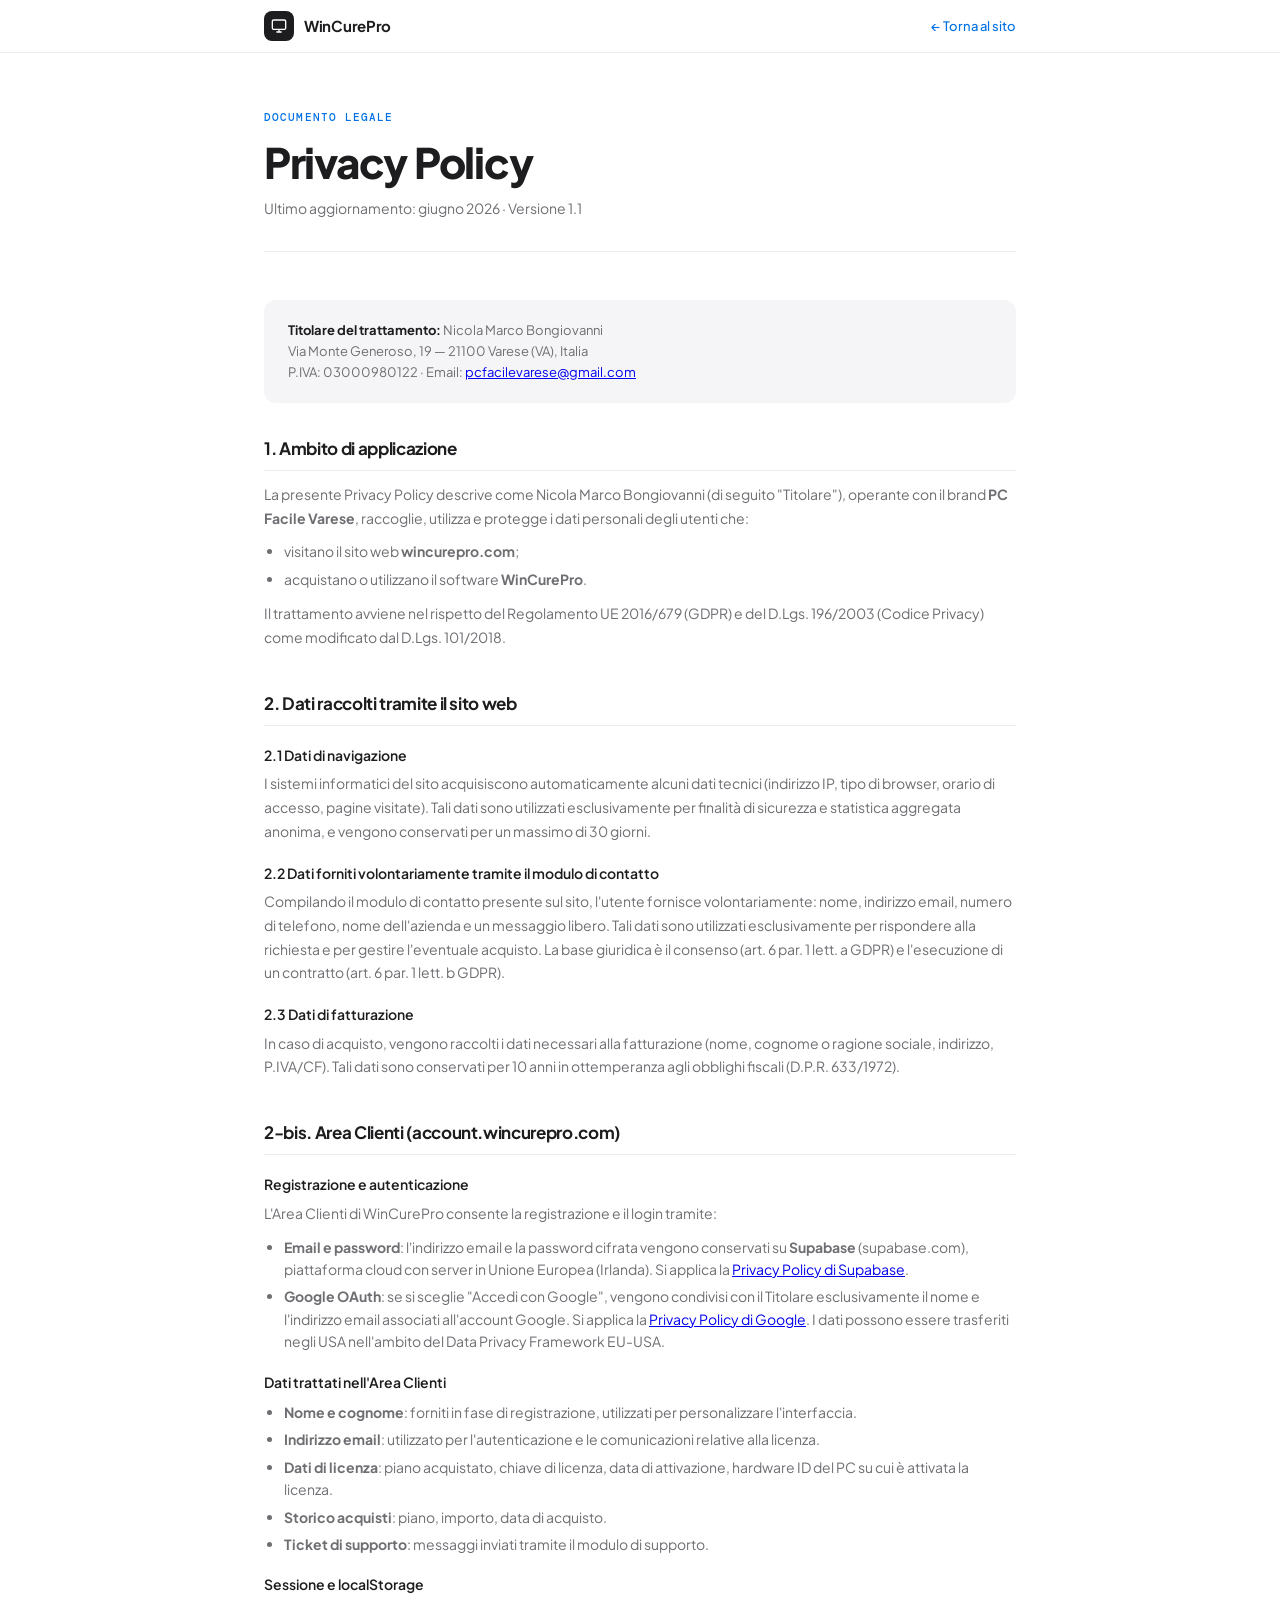
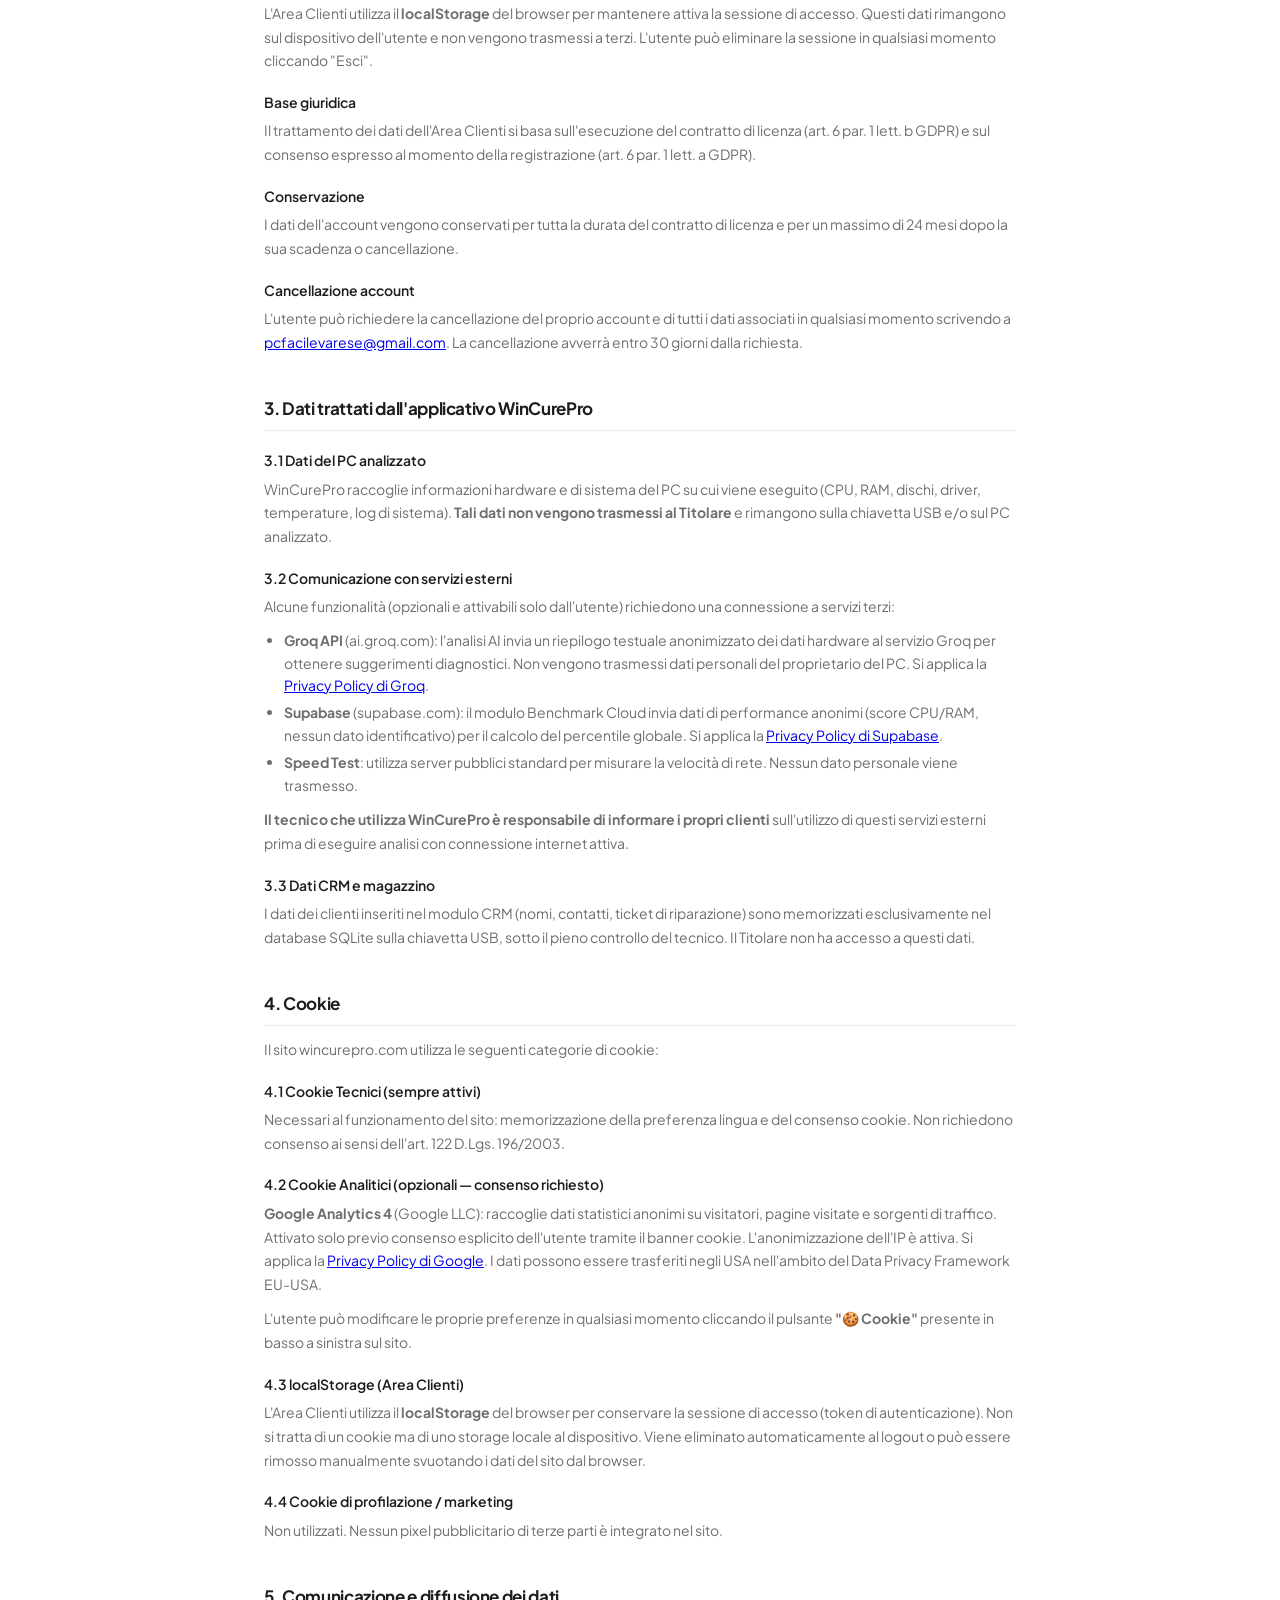
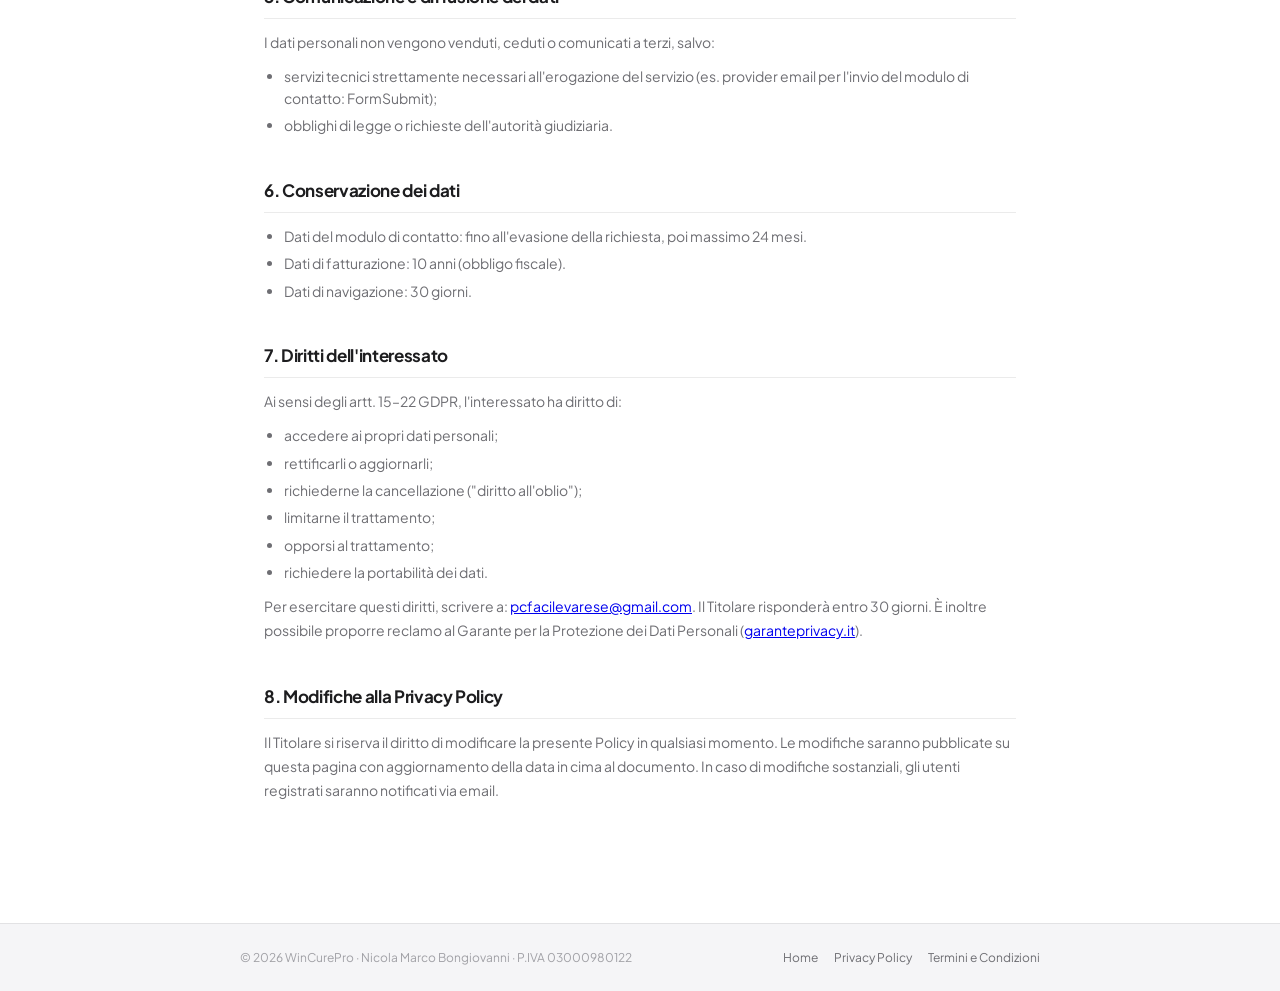
<file: privacy.html>
<!DOCTYPE html>
<html lang="it">
<head>
<meta charset="UTF-8">
<meta name="viewport" content="width=device-width, initial-scale=1.0">
<title>Privacy Policy — WinCurePro</title>
<meta name="description" content="Informativa sulla privacy di WinCurePro: come trattiamo i dati personali, cookie e conformità GDPR per il software di diagnostica PC.">
<link rel="preconnect" href="https://fonts.googleapis.com">
<link rel="preconnect" href="https://fonts.gstatic.com" crossorigin>
<link href="https://fonts.googleapis.com/css2?family=Plus+Jakarta+Sans:wght@400;500;600;700;800&family=DM+Mono:ital,wght@0,400;0,500&display=swap" rel="stylesheet">
<style>
*,*::before,*::after{margin:0;padding:0;box-sizing:border-box}
html{font-size:16px;-webkit-font-smoothing:antialiased;scroll-behavior:smooth}
:root{
  --bg:#ffffff;--bg2:#f5f5f7;--bg3:#fbfbfd;
  --border:rgba(0,0,0,.08);--border2:rgba(0,0,0,.14);
  --text:#1d1d1f;--text2:#6e6e73;--text3:#a1a1a6;
  --accent:#0071e3;
  --font:'Plus Jakarta Sans',system-ui,-apple-system,sans-serif;
  --mono:'DM Mono','SF Mono',monospace;
  --r:12px;
}
body{background:var(--bg);color:var(--text);font-family:var(--font);line-height:1.6;overflow-x:hidden;}
nav{background:rgba(255,255,255,.92);backdrop-filter:blur(20px);border-bottom:1px solid var(--border);position:sticky;top:0;z-index:100;}
.nav-inner{max-width:800px;margin:0 auto;display:flex;align-items:center;justify-content:space-between;padding:0 24px;height:52px;}
.logo{display:flex;align-items:center;gap:10px;text-decoration:none;}
.logo-icon{width:30px;height:30px;border-radius:8px;background:var(--text);display:flex;align-items:center;justify-content:center;}
.logo-icon svg{width:16px;height:16px;stroke:#fff;stroke-width:2;fill:none;}
.logo-name{font-size:15px;font-weight:700;letter-spacing:-.02em;color:var(--text);}
.back-link{font-size:13px;font-weight:500;color:var(--accent);text-decoration:none;}
.back-link:hover{text-decoration:underline;}
.page-wrap{max-width:800px;margin:0 auto;padding:56px 24px 80px;}
.page-header{margin-bottom:48px;padding-bottom:32px;border-bottom:1px solid var(--border);}
.page-tag{font-family:var(--mono);font-size:11px;font-weight:500;letter-spacing:.1em;text-transform:uppercase;color:var(--accent);margin-bottom:12px;}
.page-header h1{font-size:clamp(28px,4vw,42px);font-weight:800;letter-spacing:-.03em;line-height:1.1;margin-bottom:12px;}
.page-header p{font-size:14px;color:var(--text2);}
.doc-section{margin-bottom:40px;}
.doc-section h2{font-size:17px;font-weight:700;letter-spacing:-.02em;margin-bottom:12px;padding-bottom:8px;border-bottom:1px solid var(--border);}
.doc-section h3{font-size:14px;font-weight:600;margin:18px 0 6px;}
.doc-section p{font-size:14px;color:var(--text2);margin-bottom:10px;line-height:1.7;}
.doc-section ul{margin:8px 0 12px 20px;}
.doc-section ul li{font-size:14px;color:var(--text2);margin-bottom:5px;line-height:1.6;}
.info-box{background:var(--bg2);border-radius:var(--r);padding:20px 24px;margin-bottom:32px;}
.info-box p{font-size:13px;color:var(--text2);margin:0;line-height:1.6;}
.info-box strong{color:var(--text);}
footer{background:var(--bg2);border-top:1px solid var(--border);padding:24px;}
.footer-inner{max-width:800px;margin:0 auto;display:flex;align-items:center;justify-content:space-between;flex-wrap:wrap;gap:12px;}
.footer-copy{font-size:12px;color:var(--text3);}
.footer-links{display:flex;gap:16px;}
.footer-links a{font-size:12px;color:var(--text2);text-decoration:none;}
.footer-links a:hover{color:var(--text);}
</style>
</head>
<body>

<nav>
  <div class="nav-inner">
    <a href="/" class="logo">
      <div class="logo-icon"><svg viewBox="0 0 24 24"><rect x="2" y="3" width="20" height="14" rx="2"/><path d="M8 21h8M12 17v4"/></svg></div>
      <span class="logo-name">WinCurePro</span>
    </a>
    <a href="/" class="back-link">← Torna al sito</a>
  </div>
</nav>

<div class="page-wrap">
  <div class="page-header">
    <div class="page-tag">Documento legale</div>
    <h1>Privacy Policy</h1>
    <p>Ultimo aggiornamento: giugno 2026 · Versione 1.1</p>
  </div>

  <div class="info-box">
    <p><strong>Titolare del trattamento:</strong> Nicola Marco Bongiovanni<br>
    Via Monte Generoso, 19 — 21100 Varese (VA), Italia<br>
    P.IVA: 03000980122 · Email: <a href="mailto:pcfacilevarese@gmail.com">pcfacilevarese@gmail.com</a></p>
  </div>

  <div class="doc-section">
    <h2>1. Ambito di applicazione</h2>
    <p>La presente Privacy Policy descrive come Nicola Marco Bongiovanni (di seguito "Titolare"), operante con il brand <strong>PC Facile Varese</strong>, raccoglie, utilizza e protegge i dati personali degli utenti che:</p>
    <ul>
      <li>visitano il sito web <strong>wincurepro.com</strong>;</li>
      <li>acquistano o utilizzano il software <strong>WinCurePro</strong>.</li>
    </ul>
    <p>Il trattamento avviene nel rispetto del Regolamento UE 2016/679 (GDPR) e del D.Lgs. 196/2003 (Codice Privacy) come modificato dal D.Lgs. 101/2018.</p>
  </div>

  <div class="doc-section">
    <h2>2. Dati raccolti tramite il sito web</h2>
    <h3>2.1 Dati di navigazione</h3>
    <p>I sistemi informatici del sito acquisiscono automaticamente alcuni dati tecnici (indirizzo IP, tipo di browser, orario di accesso, pagine visitate). Tali dati sono utilizzati esclusivamente per finalità di sicurezza e statistica aggregata anonima, e vengono conservati per un massimo di 30 giorni.</p>
    <h3>2.2 Dati forniti volontariamente tramite il modulo di contatto</h3>
    <p>Compilando il modulo di contatto presente sul sito, l'utente fornisce volontariamente: nome, indirizzo email, numero di telefono, nome dell'azienda e un messaggio libero. Tali dati sono utilizzati esclusivamente per rispondere alla richiesta e per gestire l'eventuale acquisto. La base giuridica è il consenso (art. 6 par. 1 lett. a GDPR) e l'esecuzione di un contratto (art. 6 par. 1 lett. b GDPR).</p>
    <h3>2.3 Dati di fatturazione</h3>
    <p>In caso di acquisto, vengono raccolti i dati necessari alla fatturazione (nome, cognome o ragione sociale, indirizzo, P.IVA/CF). Tali dati sono conservati per 10 anni in ottemperanza agli obblighi fiscali (D.P.R. 633/1972).</p>
  </div>

  <div class="doc-section">
    <h2>2-bis. Area Clienti (account.wincurepro.com)</h2>
    <h3>Registrazione e autenticazione</h3>
    <p>L'Area Clienti di WinCurePro consente la registrazione e il login tramite:</p>
    <ul>
      <li><strong>Email e password</strong>: l'indirizzo email e la password cifrata vengono conservati su <strong>Supabase</strong> (supabase.com), piattaforma cloud con server in Unione Europea (Irlanda). Si applica la <a href="https://supabase.com/privacy" target="_blank">Privacy Policy di Supabase</a>.</li>
      <li><strong>Google OAuth</strong>: se si sceglie "Accedi con Google", vengono condivisi con il Titolare esclusivamente il nome e l'indirizzo email associati all'account Google. Si applica la <a href="https://policies.google.com/privacy" target="_blank">Privacy Policy di Google</a>. I dati possono essere trasferiti negli USA nell'ambito del Data Privacy Framework EU-USA.</li>
    </ul>
    <h3>Dati trattati nell'Area Clienti</h3>
    <ul>
      <li><strong>Nome e cognome</strong>: forniti in fase di registrazione, utilizzati per personalizzare l'interfaccia.</li>
      <li><strong>Indirizzo email</strong>: utilizzato per l'autenticazione e le comunicazioni relative alla licenza.</li>
      <li><strong>Dati di licenza</strong>: piano acquistato, chiave di licenza, data di attivazione, hardware ID del PC su cui è attivata la licenza.</li>
      <li><strong>Storico acquisti</strong>: piano, importo, data di acquisto.</li>
      <li><strong>Ticket di supporto</strong>: messaggi inviati tramite il modulo di supporto.</li>
    </ul>
    <h3>Sessione e localStorage</h3>
    <p>L'Area Clienti utilizza il <strong>localStorage</strong> del browser per mantenere attiva la sessione di accesso. Questi dati rimangono sul dispositivo dell'utente e non vengono trasmessi a terzi. L'utente può eliminare la sessione in qualsiasi momento cliccando "Esci".</p>
    <h3>Base giuridica</h3>
    <p>Il trattamento dei dati dell'Area Clienti si basa sull'esecuzione del contratto di licenza (art. 6 par. 1 lett. b GDPR) e sul consenso espresso al momento della registrazione (art. 6 par. 1 lett. a GDPR).</p>
    <h3>Conservazione</h3>
    <p>I dati dell'account vengono conservati per tutta la durata del contratto di licenza e per un massimo di 24 mesi dopo la sua scadenza o cancellazione.</p>
    <h3>Cancellazione account</h3>
    <p>L'utente può richiedere la cancellazione del proprio account e di tutti i dati associati in qualsiasi momento scrivendo a <a href="mailto:pcfacilevarese@gmail.com">pcfacilevarese@gmail.com</a>. La cancellazione avverrà entro 30 giorni dalla richiesta.</p>
  </div>

  <div class="doc-section">
    <h2>3. Dati trattati dall'applicativo WinCurePro</h2>
    <h3>3.1 Dati del PC analizzato</h3>
    <p>WinCurePro raccoglie informazioni hardware e di sistema del PC su cui viene eseguito (CPU, RAM, dischi, driver, temperature, log di sistema). <strong>Tali dati non vengono trasmessi al Titolare</strong> e rimangono sulla chiavetta USB e/o sul PC analizzato.</p>
    <h3>3.2 Comunicazione con servizi esterni</h3>
    <p>Alcune funzionalità (opzionali e attivabili solo dall'utente) richiedono una connessione a servizi terzi:</p>
    <ul>
      <li><strong>Groq API</strong> (ai.groq.com): l'analisi AI invia un riepilogo testuale anonimizzato dei dati hardware al servizio Groq per ottenere suggerimenti diagnostici. Non vengono trasmessi dati personali del proprietario del PC. Si applica la <a href="https://groq.com/privacy-policy/" target="_blank">Privacy Policy di Groq</a>.</li>
      <li><strong>Supabase</strong> (supabase.com): il modulo Benchmark Cloud invia dati di performance anonimi (score CPU/RAM, nessun dato identificativo) per il calcolo del percentile globale. Si applica la <a href="https://supabase.com/privacy" target="_blank">Privacy Policy di Supabase</a>.</li>
      <li><strong>Speed Test</strong>: utilizza server pubblici standard per misurare la velocità di rete. Nessun dato personale viene trasmesso.</li>
    </ul>
    <p><strong>Il tecnico che utilizza WinCurePro è responsabile di informare i propri clienti</strong> sull'utilizzo di questi servizi esterni prima di eseguire analisi con connessione internet attiva.</p>
    <h3>3.3 Dati CRM e magazzino</h3>
    <p>I dati dei clienti inseriti nel modulo CRM (nomi, contatti, ticket di riparazione) sono memorizzati esclusivamente nel database SQLite sulla chiavetta USB, sotto il pieno controllo del tecnico. Il Titolare non ha accesso a questi dati.</p>
  </div>

  <div class="doc-section">
    <h2>4. Cookie</h2>
    <p>Il sito wincurepro.com utilizza le seguenti categorie di cookie:</p>
    <h3>4.1 Cookie Tecnici (sempre attivi)</h3>
    <p>Necessari al funzionamento del sito: memorizzazione della preferenza lingua e del consenso cookie. Non richiedono consenso ai sensi dell'art. 122 D.Lgs. 196/2003.</p>
    <h3>4.2 Cookie Analitici (opzionali — consenso richiesto)</h3>
    <p><strong>Google Analytics 4</strong> (Google LLC): raccoglie dati statistici anonimi su visitatori, pagine visitate e sorgenti di traffico. Attivato solo previo consenso esplicito dell'utente tramite il banner cookie. L'anonimizzazione dell'IP è attiva. Si applica la <a href="https://policies.google.com/privacy" target="_blank">Privacy Policy di Google</a>. I dati possono essere trasferiti negli USA nell'ambito del Data Privacy Framework EU-USA.</p>
    <p>L'utente può modificare le proprie preferenze in qualsiasi momento cliccando il pulsante <strong>"🍪 Cookie"</strong> presente in basso a sinistra sul sito.</p>
    <h3>4.3 localStorage (Area Clienti)</h3>
    <p>L'Area Clienti utilizza il <strong>localStorage</strong> del browser per conservare la sessione di accesso (token di autenticazione). Non si tratta di un cookie ma di uno storage locale al dispositivo. Viene eliminato automaticamente al logout o può essere rimosso manualmente svuotando i dati del sito dal browser.</p>
    <h3>4.4 Cookie di profilazione / marketing</h3>
    <p>Non utilizzati. Nessun pixel pubblicitario di terze parti è integrato nel sito.</p>
  </div>

  <div class="doc-section">
    <h2>5. Comunicazione e diffusione dei dati</h2>
    <p>I dati personali non vengono venduti, ceduti o comunicati a terzi, salvo:</p>
    <ul>
      <li>servizi tecnici strettamente necessari all'erogazione del servizio (es. provider email per l'invio del modulo di contatto: FormSubmit);</li>
      <li>obblighi di legge o richieste dell'autorità giudiziaria.</li>
    </ul>
  </div>

  <div class="doc-section">
    <h2>6. Conservazione dei dati</h2>
    <ul>
      <li>Dati del modulo di contatto: fino all'evasione della richiesta, poi massimo 24 mesi.</li>
      <li>Dati di fatturazione: 10 anni (obbligo fiscale).</li>
      <li>Dati di navigazione: 30 giorni.</li>
    </ul>
  </div>

  <div class="doc-section">
    <h2>7. Diritti dell'interessato</h2>
    <p>Ai sensi degli artt. 15–22 GDPR, l'interessato ha diritto di:</p>
    <ul>
      <li>accedere ai propri dati personali;</li>
      <li>rettificarli o aggiornarli;</li>
      <li>richiederne la cancellazione ("diritto all'oblio");</li>
      <li>limitarne il trattamento;</li>
      <li>opporsi al trattamento;</li>
      <li>richiedere la portabilità dei dati.</li>
    </ul>
    <p>Per esercitare questi diritti, scrivere a: <a href="mailto:pcfacilevarese@gmail.com">pcfacilevarese@gmail.com</a>. Il Titolare risponderà entro 30 giorni. È inoltre possibile proporre reclamo al Garante per la Protezione dei Dati Personali (<a href="https://www.garanteprivacy.it" target="_blank">garanteprivacy.it</a>).</p>
  </div>

  <div class="doc-section">
    <h2>8. Modifiche alla Privacy Policy</h2>
    <p>Il Titolare si riserva il diritto di modificare la presente Policy in qualsiasi momento. Le modifiche saranno pubblicate su questa pagina con aggiornamento della data in cima al documento. In caso di modifiche sostanziali, gli utenti registrati saranno notificati via email.</p>
  </div>
</div>

<footer>
  <div class="footer-inner">
    <span class="footer-copy">© 2026 WinCurePro · Nicola Marco Bongiovanni · P.IVA 03000980122</span>
    <div class="footer-links">
      <a href="/">Home</a>
      <a href="/privacy.html">Privacy Policy</a>
      <a href="/termini.html">Termini e Condizioni</a>
    </div>
  </div>
</footer>

</body>
</html>
</file>
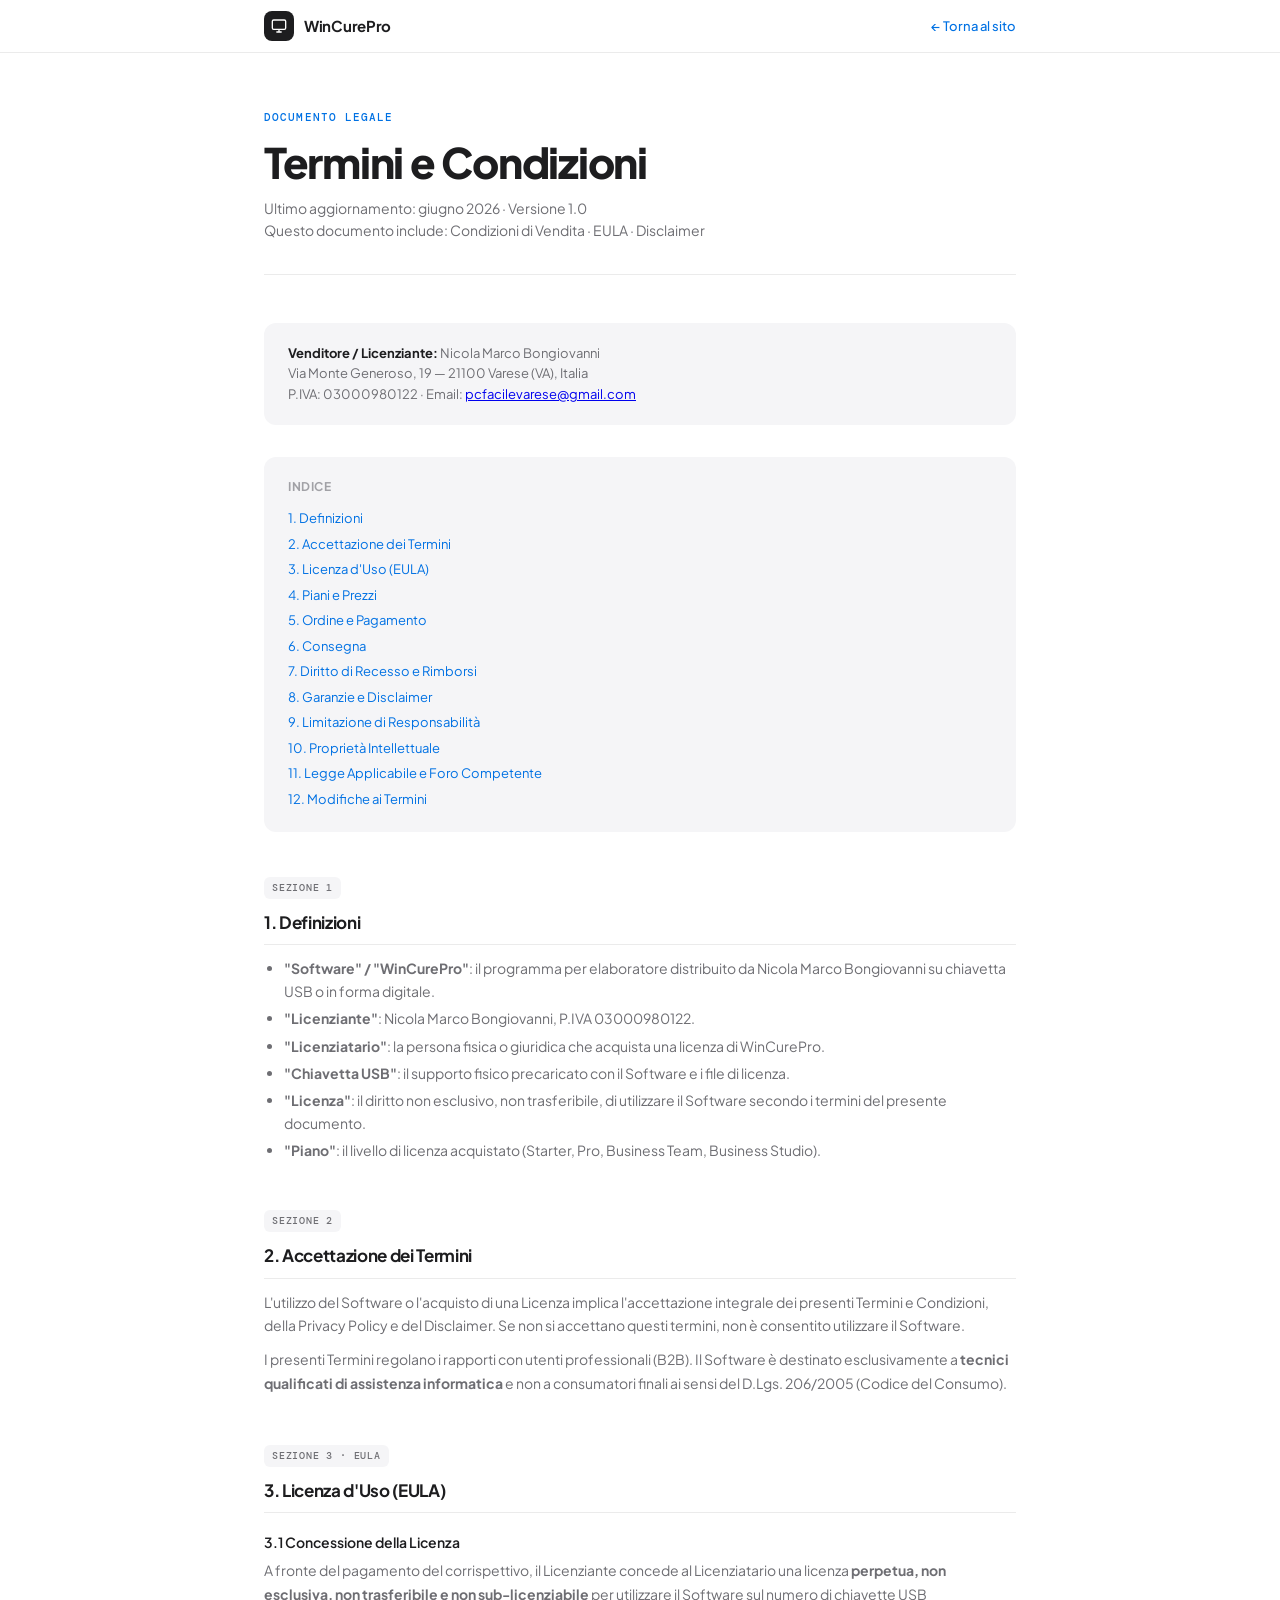
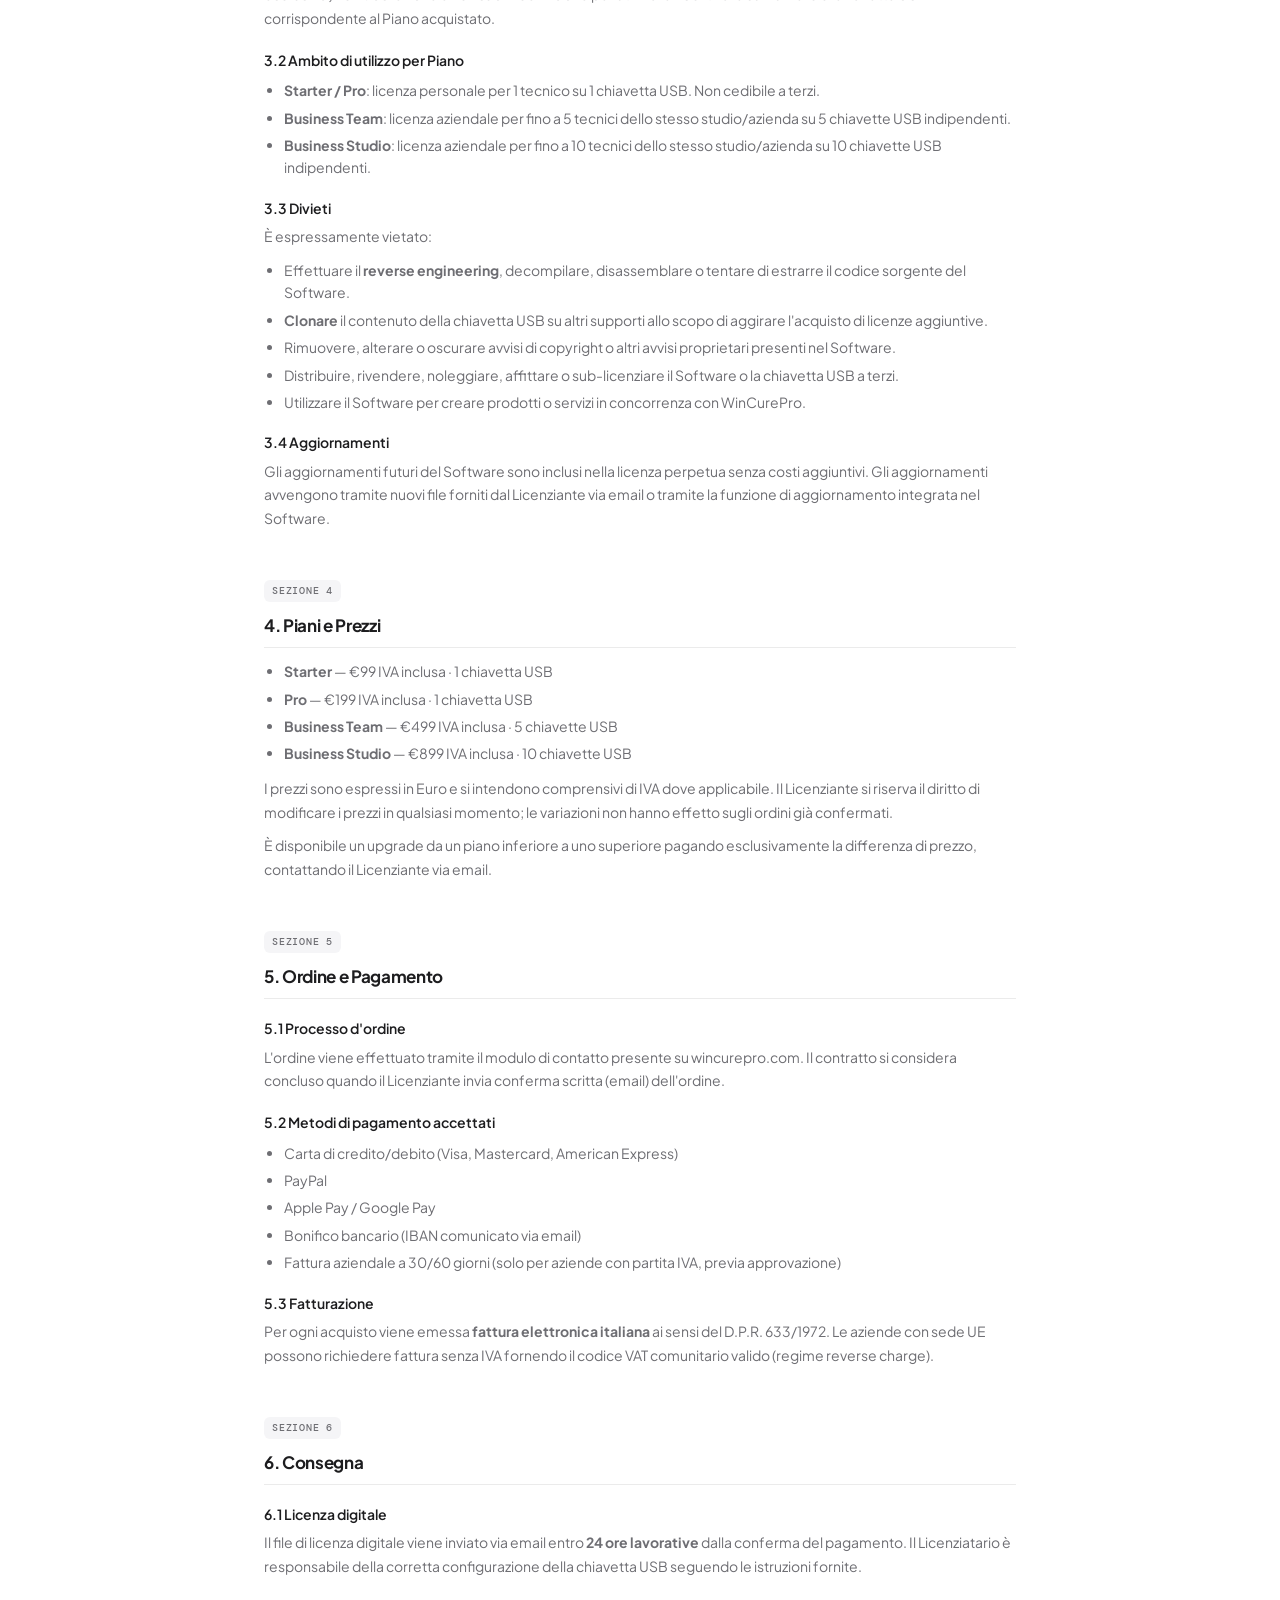
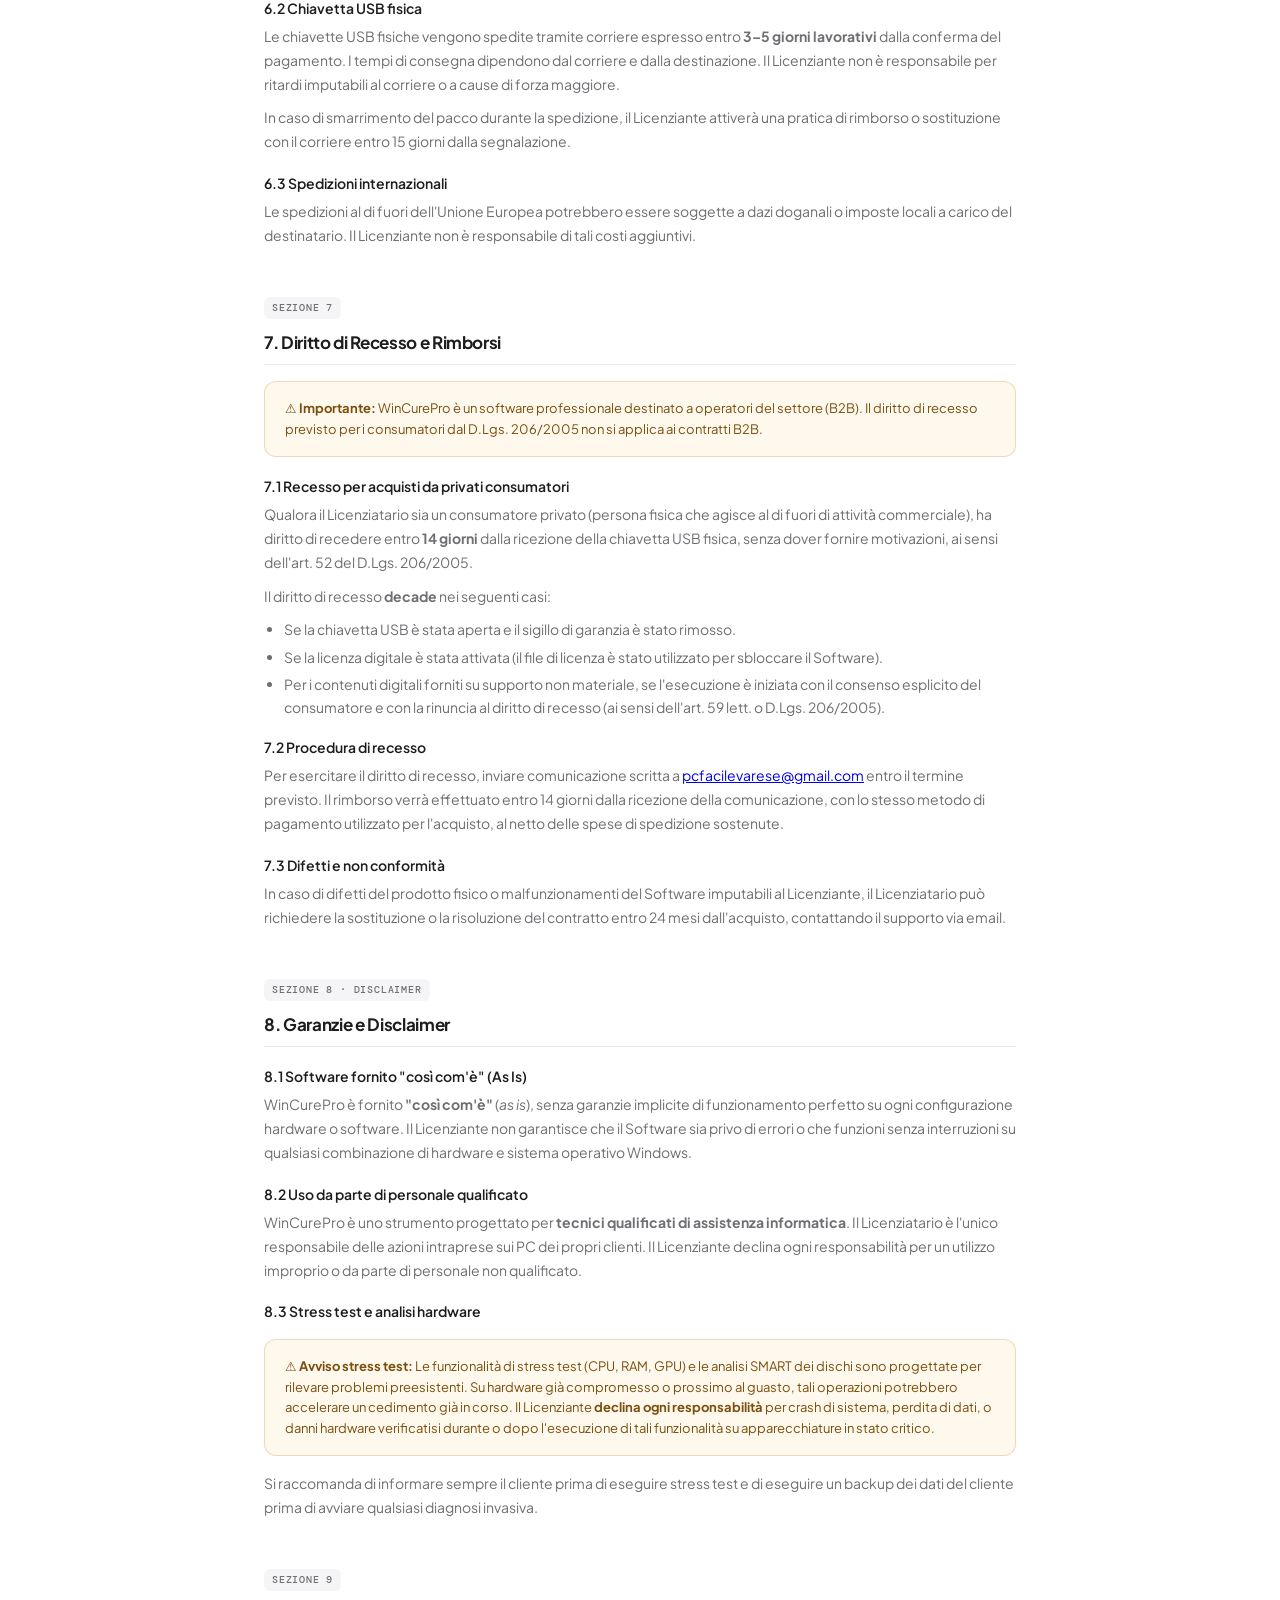
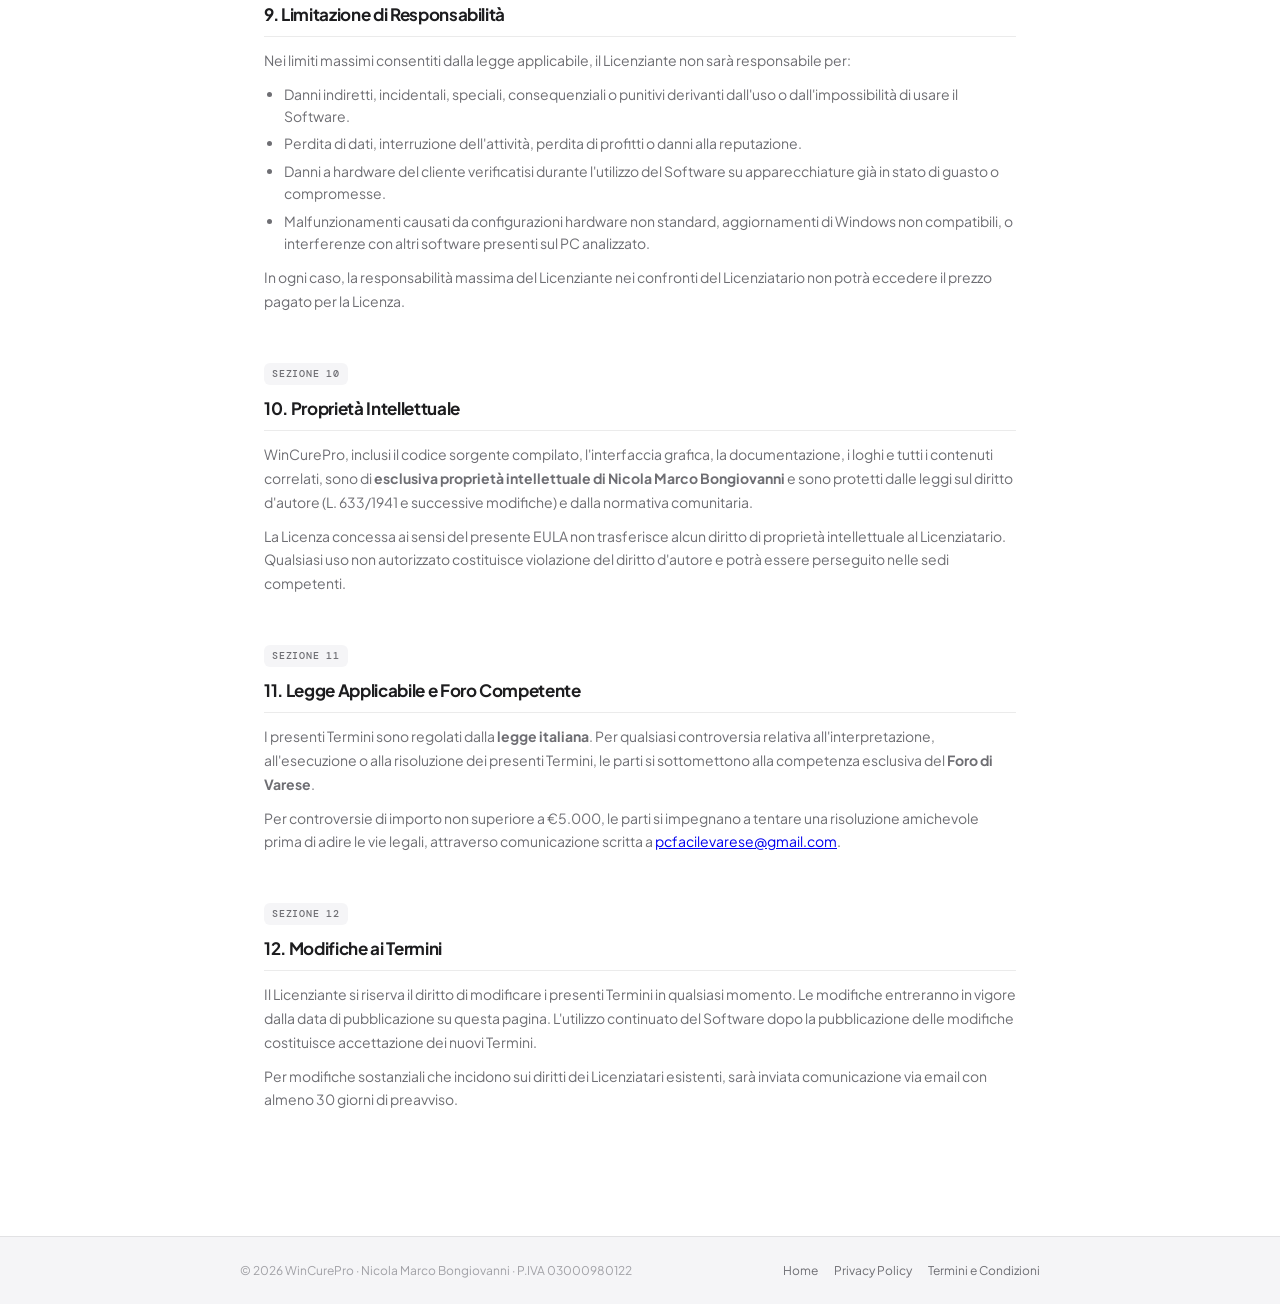
<file: termini.html>
<!DOCTYPE html>
<html lang="it">
<head>
<meta charset="UTF-8">
<meta name="viewport" content="width=device-width, initial-scale=1.0">
<title>Termini e Condizioni — WinCurePro</title>
<meta name="description" content="Termini e condizioni d'uso di WinCurePro: licenza software, modalità di acquisto e utilizzo del tool di diagnostica PC per tecnici.">
<link rel="preconnect" href="https://fonts.googleapis.com">
<link rel="preconnect" href="https://fonts.gstatic.com" crossorigin>
<link href="https://fonts.googleapis.com/css2?family=Plus+Jakarta+Sans:wght@400;500;600;700;800&family=DM+Mono:ital,wght@0,400;0,500&display=swap" rel="stylesheet">
<style>
*,*::before,*::after{margin:0;padding:0;box-sizing:border-box}
html{font-size:16px;-webkit-font-smoothing:antialiased;scroll-behavior:smooth}
:root{
  --bg:#ffffff;--bg2:#f5f5f7;--bg3:#fbfbfd;
  --border:rgba(0,0,0,.08);--border2:rgba(0,0,0,.14);
  --text:#1d1d1f;--text2:#6e6e73;--text3:#a1a1a6;
  --accent:#0071e3;--amber:#c67c1a;--red:#d1302b;
  --font:'Plus Jakarta Sans',system-ui,-apple-system,sans-serif;
  --mono:'DM Mono','SF Mono',monospace;
  --r:12px;
}
body{background:var(--bg);color:var(--text);font-family:var(--font);line-height:1.6;overflow-x:hidden;}
nav{background:rgba(255,255,255,.92);backdrop-filter:blur(20px);border-bottom:1px solid var(--border);position:sticky;top:0;z-index:100;}
.nav-inner{max-width:800px;margin:0 auto;display:flex;align-items:center;justify-content:space-between;padding:0 24px;height:52px;}
.logo{display:flex;align-items:center;gap:10px;text-decoration:none;}
.logo-icon{width:30px;height:30px;border-radius:8px;background:var(--text);display:flex;align-items:center;justify-content:center;}
.logo-icon svg{width:16px;height:16px;stroke:#fff;stroke-width:2;fill:none;}
.logo-name{font-size:15px;font-weight:700;letter-spacing:-.02em;color:var(--text);}
.back-link{font-size:13px;font-weight:500;color:var(--accent);text-decoration:none;}
.back-link:hover{text-decoration:underline;}
.page-wrap{max-width:800px;margin:0 auto;padding:56px 24px 80px;}
.page-header{margin-bottom:48px;padding-bottom:32px;border-bottom:1px solid var(--border);}
.page-tag{font-family:var(--mono);font-size:11px;font-weight:500;letter-spacing:.1em;text-transform:uppercase;color:var(--accent);margin-bottom:12px;}
.page-header h1{font-size:clamp(28px,4vw,42px);font-weight:800;letter-spacing:-.03em;line-height:1.1;margin-bottom:12px;}
.page-header p{font-size:14px;color:var(--text2);}
.toc{background:var(--bg2);border-radius:var(--r);padding:20px 24px;margin-bottom:40px;}
.toc-title{font-size:12px;font-weight:700;letter-spacing:.05em;text-transform:uppercase;color:var(--text3);margin-bottom:10px;}
.toc a{display:block;font-size:13px;color:var(--accent);text-decoration:none;padding:3px 0;line-height:1.5;}
.toc a:hover{text-decoration:underline;}
.section-label{display:inline-block;font-family:var(--mono);font-size:10px;font-weight:500;letter-spacing:.08em;text-transform:uppercase;background:var(--bg2);border-radius:6px;padding:3px 8px;margin-bottom:10px;color:var(--text2);}
.doc-section{margin-bottom:44px;scroll-margin-top:80px;}
.doc-section h2{font-size:17px;font-weight:700;letter-spacing:-.02em;margin-bottom:12px;padding-bottom:8px;border-bottom:1px solid var(--border);}
.doc-section h3{font-size:14px;font-weight:600;margin:18px 0 6px;color:var(--text);}
.doc-section p{font-size:14px;color:var(--text2);margin-bottom:10px;line-height:1.7;}
.doc-section ul{margin:8px 0 12px 20px;}
.doc-section ul li{font-size:14px;color:var(--text2);margin-bottom:5px;line-height:1.6;}
.info-box{background:var(--bg2);border-radius:var(--r);padding:20px 24px;margin-bottom:32px;}
.info-box p{font-size:13px;color:var(--text2);margin:0;line-height:1.6;}
.info-box strong{color:var(--text);}
.warn-box{background:#fff8ed;border:1px solid rgba(198,124,26,.25);border-radius:var(--r);padding:16px 20px;margin:16px 0;}
.warn-box p{font-size:13px;color:#7a4f0e;margin:0;line-height:1.6;}
footer{background:var(--bg2);border-top:1px solid var(--border);padding:24px;}
.footer-inner{max-width:800px;margin:0 auto;display:flex;align-items:center;justify-content:space-between;flex-wrap:wrap;gap:12px;}
.footer-copy{font-size:12px;color:var(--text3);}
.footer-links{display:flex;gap:16px;}
.footer-links a{font-size:12px;color:var(--text2);text-decoration:none;}
.footer-links a:hover{color:var(--text);}
</style>
</head>
<body>

<nav>
  <div class="nav-inner">
    <a href="/" class="logo">
      <div class="logo-icon"><svg viewBox="0 0 24 24"><rect x="2" y="3" width="20" height="14" rx="2"/><path d="M8 21h8M12 17v4"/></svg></div>
      <span class="logo-name">WinCurePro</span>
    </a>
    <a href="/" class="back-link">← Torna al sito</a>
  </div>
</nav>

<div class="page-wrap">
  <div class="page-header">
    <div class="page-tag">Documento legale</div>
    <h1>Termini e Condizioni</h1>
    <p>Ultimo aggiornamento: giugno 2026 · Versione 1.0<br>
    Questo documento include: Condizioni di Vendita · EULA · Disclaimer</p>
  </div>

  <div class="info-box">
    <p><strong>Venditore / Licenziante:</strong> Nicola Marco Bongiovanni<br>
    Via Monte Generoso, 19 — 21100 Varese (VA), Italia<br>
    P.IVA: 03000980122 · Email: <a href="mailto:pcfacilevarese@gmail.com">pcfacilevarese@gmail.com</a></p>
  </div>

  <div class="toc">
    <div class="toc-title">Indice</div>
    <a href="#s1">1. Definizioni</a>
    <a href="#s2">2. Accettazione dei Termini</a>
    <a href="#s3">3. Licenza d'Uso (EULA)</a>
    <a href="#s4">4. Piani e Prezzi</a>
    <a href="#s5">5. Ordine e Pagamento</a>
    <a href="#s6">6. Consegna</a>
    <a href="#s7">7. Diritto di Recesso e Rimborsi</a>
    <a href="#s8">8. Garanzie e Disclaimer</a>
    <a href="#s9">9. Limitazione di Responsabilità</a>
    <a href="#s10">10. Proprietà Intellettuale</a>
    <a href="#s11">11. Legge Applicabile e Foro Competente</a>
    <a href="#s12">12. Modifiche ai Termini</a>
  </div>

  <!-- 1 -->
  <div class="doc-section" id="s1">
    <div class="section-label">Sezione 1</div>
    <h2>1. Definizioni</h2>
    <ul>
      <li><strong>"Software" / "WinCurePro"</strong>: il programma per elaboratore distribuito da Nicola Marco Bongiovanni su chiavetta USB o in forma digitale.</li>
      <li><strong>"Licenziante"</strong>: Nicola Marco Bongiovanni, P.IVA 03000980122.</li>
      <li><strong>"Licenziatario"</strong>: la persona fisica o giuridica che acquista una licenza di WinCurePro.</li>
      <li><strong>"Chiavetta USB"</strong>: il supporto fisico precaricato con il Software e i file di licenza.</li>
      <li><strong>"Licenza"</strong>: il diritto non esclusivo, non trasferibile, di utilizzare il Software secondo i termini del presente documento.</li>
      <li><strong>"Piano"</strong>: il livello di licenza acquistato (Starter, Pro, Business Team, Business Studio).</li>
    </ul>
  </div>

  <!-- 2 -->
  <div class="doc-section" id="s2">
    <div class="section-label">Sezione 2</div>
    <h2>2. Accettazione dei Termini</h2>
    <p>L'utilizzo del Software o l'acquisto di una Licenza implica l'accettazione integrale dei presenti Termini e Condizioni, della Privacy Policy e del Disclaimer. Se non si accettano questi termini, non è consentito utilizzare il Software.</p>
    <p>I presenti Termini regolano i rapporti con utenti professionali (B2B). Il Software è destinato esclusivamente a <strong>tecnici qualificati di assistenza informatica</strong> e non a consumatori finali ai sensi del D.Lgs. 206/2005 (Codice del Consumo).</p>
  </div>

  <!-- 3 -->
  <div class="doc-section" id="s3">
    <div class="section-label">Sezione 3 · EULA</div>
    <h2>3. Licenza d'Uso (EULA)</h2>
    <h3>3.1 Concessione della Licenza</h3>
    <p>A fronte del pagamento del corrispettivo, il Licenziante concede al Licenziatario una licenza <strong>perpetua, non esclusiva, non trasferibile e non sub-licenziabile</strong> per utilizzare il Software sul numero di chiavette USB corrispondente al Piano acquistato.</p>
    <h3>3.2 Ambito di utilizzo per Piano</h3>
    <ul>
      <li><strong>Starter / Pro</strong>: licenza personale per 1 tecnico su 1 chiavetta USB. Non cedibile a terzi.</li>
      <li><strong>Business Team</strong>: licenza aziendale per fino a 5 tecnici dello stesso studio/azienda su 5 chiavette USB indipendenti.</li>
      <li><strong>Business Studio</strong>: licenza aziendale per fino a 10 tecnici dello stesso studio/azienda su 10 chiavette USB indipendenti.</li>
    </ul>
    <h3>3.3 Divieti</h3>
    <p>È espressamente vietato:</p>
    <ul>
      <li>Effettuare il <strong>reverse engineering</strong>, decompilare, disassemblare o tentare di estrarre il codice sorgente del Software.</li>
      <li><strong>Clonare</strong> il contenuto della chiavetta USB su altri supporti allo scopo di aggirare l'acquisto di licenze aggiuntive.</li>
      <li>Rimuovere, alterare o oscurare avvisi di copyright o altri avvisi proprietari presenti nel Software.</li>
      <li>Distribuire, rivendere, noleggiare, affittare o sub-licenziare il Software o la chiavetta USB a terzi.</li>
      <li>Utilizzare il Software per creare prodotti o servizi in concorrenza con WinCurePro.</li>
    </ul>
    <h3>3.4 Aggiornamenti</h3>
    <p>Gli aggiornamenti futuri del Software sono inclusi nella licenza perpetua senza costi aggiuntivi. Gli aggiornamenti avvengono tramite nuovi file forniti dal Licenziante via email o tramite la funzione di aggiornamento integrata nel Software.</p>
  </div>

  <!-- 4 -->
  <div class="doc-section" id="s4">
    <div class="section-label">Sezione 4</div>
    <h2>4. Piani e Prezzi</h2>
    <ul>
      <li><strong>Starter</strong> — €99 IVA inclusa · 1 chiavetta USB</li>
      <li><strong>Pro</strong> — €199 IVA inclusa · 1 chiavetta USB</li>
      <li><strong>Business Team</strong> — €499 IVA inclusa · 5 chiavette USB</li>
      <li><strong>Business Studio</strong> — €899 IVA inclusa · 10 chiavette USB</li>
    </ul>
    <p>I prezzi sono espressi in Euro e si intendono comprensivi di IVA dove applicabile. Il Licenziante si riserva il diritto di modificare i prezzi in qualsiasi momento; le variazioni non hanno effetto sugli ordini già confermati.</p>
    <p>È disponibile un upgrade da un piano inferiore a uno superiore pagando esclusivamente la differenza di prezzo, contattando il Licenziante via email.</p>
  </div>

  <!-- 5 -->
  <div class="doc-section" id="s5">
    <div class="section-label">Sezione 5</div>
    <h2>5. Ordine e Pagamento</h2>
    <h3>5.1 Processo d'ordine</h3>
    <p>L'ordine viene effettuato tramite il modulo di contatto presente su wincurepro.com. Il contratto si considera concluso quando il Licenziante invia conferma scritta (email) dell'ordine.</p>
    <h3>5.2 Metodi di pagamento accettati</h3>
    <ul>
      <li>Carta di credito/debito (Visa, Mastercard, American Express)</li>
      <li>PayPal</li>
      <li>Apple Pay / Google Pay</li>
      <li>Bonifico bancario (IBAN comunicato via email)</li>
      <li>Fattura aziendale a 30/60 giorni (solo per aziende con partita IVA, previa approvazione)</li>
    </ul>
    <h3>5.3 Fatturazione</h3>
    <p>Per ogni acquisto viene emessa <strong>fattura elettronica italiana</strong> ai sensi del D.P.R. 633/1972. Le aziende con sede UE possono richiedere fattura senza IVA fornendo il codice VAT comunitario valido (regime reverse charge).</p>
  </div>

  <!-- 6 -->
  <div class="doc-section" id="s6">
    <div class="section-label">Sezione 6</div>
    <h2>6. Consegna</h2>
    <h3>6.1 Licenza digitale</h3>
    <p>Il file di licenza digitale viene inviato via email entro <strong>24 ore lavorative</strong> dalla conferma del pagamento. Il Licenziatario è responsabile della corretta configurazione della chiavetta USB seguendo le istruzioni fornite.</p>
    <h3>6.2 Chiavetta USB fisica</h3>
    <p>Le chiavette USB fisiche vengono spedite tramite corriere espresso entro <strong>3–5 giorni lavorativi</strong> dalla conferma del pagamento. I tempi di consegna dipendono dal corriere e dalla destinazione. Il Licenziante non è responsabile per ritardi imputabili al corriere o a cause di forza maggiore.</p>
    <p>In caso di smarrimento del pacco durante la spedizione, il Licenziante attiverà una pratica di rimborso o sostituzione con il corriere entro 15 giorni dalla segnalazione.</p>
    <h3>6.3 Spedizioni internazionali</h3>
    <p>Le spedizioni al di fuori dell'Unione Europea potrebbero essere soggette a dazi doganali o imposte locali a carico del destinatario. Il Licenziante non è responsabile di tali costi aggiuntivi.</p>
  </div>

  <!-- 7 -->
  <div class="doc-section" id="s7">
    <div class="section-label">Sezione 7</div>
    <h2>7. Diritto di Recesso e Rimborsi</h2>
    <div class="warn-box">
      <p><strong>⚠ Importante:</strong> WinCurePro è un software professionale destinato a operatori del settore (B2B). Il diritto di recesso previsto per i consumatori dal D.Lgs. 206/2005 non si applica ai contratti B2B.</p>
    </div>
    <h3>7.1 Recesso per acquisti da privati consumatori</h3>
    <p>Qualora il Licenziatario sia un consumatore privato (persona fisica che agisce al di fuori di attività commerciale), ha diritto di recedere entro <strong>14 giorni</strong> dalla ricezione della chiavetta USB fisica, senza dover fornire motivazioni, ai sensi dell'art. 52 del D.Lgs. 206/2005.</p>
    <p>Il diritto di recesso <strong>decade</strong> nei seguenti casi:</p>
    <ul>
      <li>Se la chiavetta USB è stata aperta e il sigillo di garanzia è stato rimosso.</li>
      <li>Se la licenza digitale è stata attivata (il file di licenza è stato utilizzato per sbloccare il Software).</li>
      <li>Per i contenuti digitali forniti su supporto non materiale, se l'esecuzione è iniziata con il consenso esplicito del consumatore e con la rinuncia al diritto di recesso (ai sensi dell'art. 59 lett. o D.Lgs. 206/2005).</li>
    </ul>
    <h3>7.2 Procedura di recesso</h3>
    <p>Per esercitare il diritto di recesso, inviare comunicazione scritta a <a href="mailto:pcfacilevarese@gmail.com">pcfacilevarese@gmail.com</a> entro il termine previsto. Il rimborso verrà effettuato entro 14 giorni dalla ricezione della comunicazione, con lo stesso metodo di pagamento utilizzato per l'acquisto, al netto delle spese di spedizione sostenute.</p>
    <h3>7.3 Difetti e non conformità</h3>
    <p>In caso di difetti del prodotto fisico o malfunzionamenti del Software imputabili al Licenziante, il Licenziatario può richiedere la sostituzione o la risoluzione del contratto entro 24 mesi dall'acquisto, contattando il supporto via email.</p>
  </div>

  <!-- 8 -->
  <div class="doc-section" id="s8">
    <div class="section-label">Sezione 8 · Disclaimer</div>
    <h2>8. Garanzie e Disclaimer</h2>
    <h3>8.1 Software fornito "così com'è" (As Is)</h3>
    <p>WinCurePro è fornito <strong>"così com'è"</strong> (<em>as is</em>), senza garanzie implicite di funzionamento perfetto su ogni configurazione hardware o software. Il Licenziante non garantisce che il Software sia privo di errori o che funzioni senza interruzioni su qualsiasi combinazione di hardware e sistema operativo Windows.</p>
    <h3>8.2 Uso da parte di personale qualificato</h3>
    <p>WinCurePro è uno strumento progettato per <strong>tecnici qualificati di assistenza informatica</strong>. Il Licenziatario è l'unico responsabile delle azioni intraprese sui PC dei propri clienti. Il Licenziante declina ogni responsabilità per un utilizzo improprio o da parte di personale non qualificato.</p>
    <h3>8.3 Stress test e analisi hardware</h3>
    <div class="warn-box">
      <p><strong>⚠ Avviso stress test:</strong> Le funzionalità di stress test (CPU, RAM, GPU) e le analisi SMART dei dischi sono progettate per rilevare problemi preesistenti. Su hardware già compromesso o prossimo al guasto, tali operazioni potrebbero accelerare un cedimento già in corso. Il Licenziante <strong>declina ogni responsabilità</strong> per crash di sistema, perdita di dati, o danni hardware verificatisi durante o dopo l'esecuzione di tali funzionalità su apparecchiature in stato critico.</p>
    </div>
    <p>Si raccomanda di informare sempre il cliente prima di eseguire stress test e di eseguire un backup dei dati del cliente prima di avviare qualsiasi diagnosi invasiva.</p>
  </div>

  <!-- 9 -->
  <div class="doc-section" id="s9">
    <div class="section-label">Sezione 9</div>
    <h2>9. Limitazione di Responsabilità</h2>
    <p>Nei limiti massimi consentiti dalla legge applicabile, il Licenziante non sarà responsabile per:</p>
    <ul>
      <li>Danni indiretti, incidentali, speciali, consequenziali o punitivi derivanti dall'uso o dall'impossibilità di usare il Software.</li>
      <li>Perdita di dati, interruzione dell'attività, perdita di profitti o danni alla reputazione.</li>
      <li>Danni a hardware del cliente verificatisi durante l'utilizzo del Software su apparecchiature già in stato di guasto o compromesse.</li>
      <li>Malfunzionamenti causati da configurazioni hardware non standard, aggiornamenti di Windows non compatibili, o interferenze con altri software presenti sul PC analizzato.</li>
    </ul>
    <p>In ogni caso, la responsabilità massima del Licenziante nei confronti del Licenziatario non potrà eccedere il prezzo pagato per la Licenza.</p>
  </div>

  <!-- 10 -->
  <div class="doc-section" id="s10">
    <div class="section-label">Sezione 10</div>
    <h2>10. Proprietà Intellettuale</h2>
    <p>WinCurePro, inclusi il codice sorgente compilato, l'interfaccia grafica, la documentazione, i loghi e tutti i contenuti correlati, sono di <strong>esclusiva proprietà intellettuale di Nicola Marco Bongiovanni</strong> e sono protetti dalle leggi sul diritto d'autore (L. 633/1941 e successive modifiche) e dalla normativa comunitaria.</p>
    <p>La Licenza concessa ai sensi del presente EULA non trasferisce alcun diritto di proprietà intellettuale al Licenziatario. Qualsiasi uso non autorizzato costituisce violazione del diritto d'autore e potrà essere perseguito nelle sedi competenti.</p>
  </div>

  <!-- 11 -->
  <div class="doc-section" id="s11">
    <div class="section-label">Sezione 11</div>
    <h2>11. Legge Applicabile e Foro Competente</h2>
    <p>I presenti Termini sono regolati dalla <strong>legge italiana</strong>. Per qualsiasi controversia relativa all'interpretazione, all'esecuzione o alla risoluzione dei presenti Termini, le parti si sottomettono alla competenza esclusiva del <strong>Foro di Varese</strong>.</p>
    <p>Per controversie di importo non superiore a €5.000, le parti si impegnano a tentare una risoluzione amichevole prima di adire le vie legali, attraverso comunicazione scritta a <a href="mailto:pcfacilevarese@gmail.com">pcfacilevarese@gmail.com</a>.</p>
  </div>

  <!-- 12 -->
  <div class="doc-section" id="s12">
    <div class="section-label">Sezione 12</div>
    <h2>12. Modifiche ai Termini</h2>
    <p>Il Licenziante si riserva il diritto di modificare i presenti Termini in qualsiasi momento. Le modifiche entreranno in vigore dalla data di pubblicazione su questa pagina. L'utilizzo continuato del Software dopo la pubblicazione delle modifiche costituisce accettazione dei nuovi Termini.</p>
    <p>Per modifiche sostanziali che incidono sui diritti dei Licenziatari esistenti, sarà inviata comunicazione via email con almeno 30 giorni di preavviso.</p>
  </div>

</div>

<footer>
  <div class="footer-inner">
    <span class="footer-copy">© 2026 WinCurePro · Nicola Marco Bongiovanni · P.IVA 03000980122</span>
    <div class="footer-links">
      <a href="/">Home</a>
      <a href="/privacy.html">Privacy Policy</a>
      <a href="/termini.html">Termini e Condizioni</a>
    </div>
  </div>
</footer>

</body>
</html>
</file>
